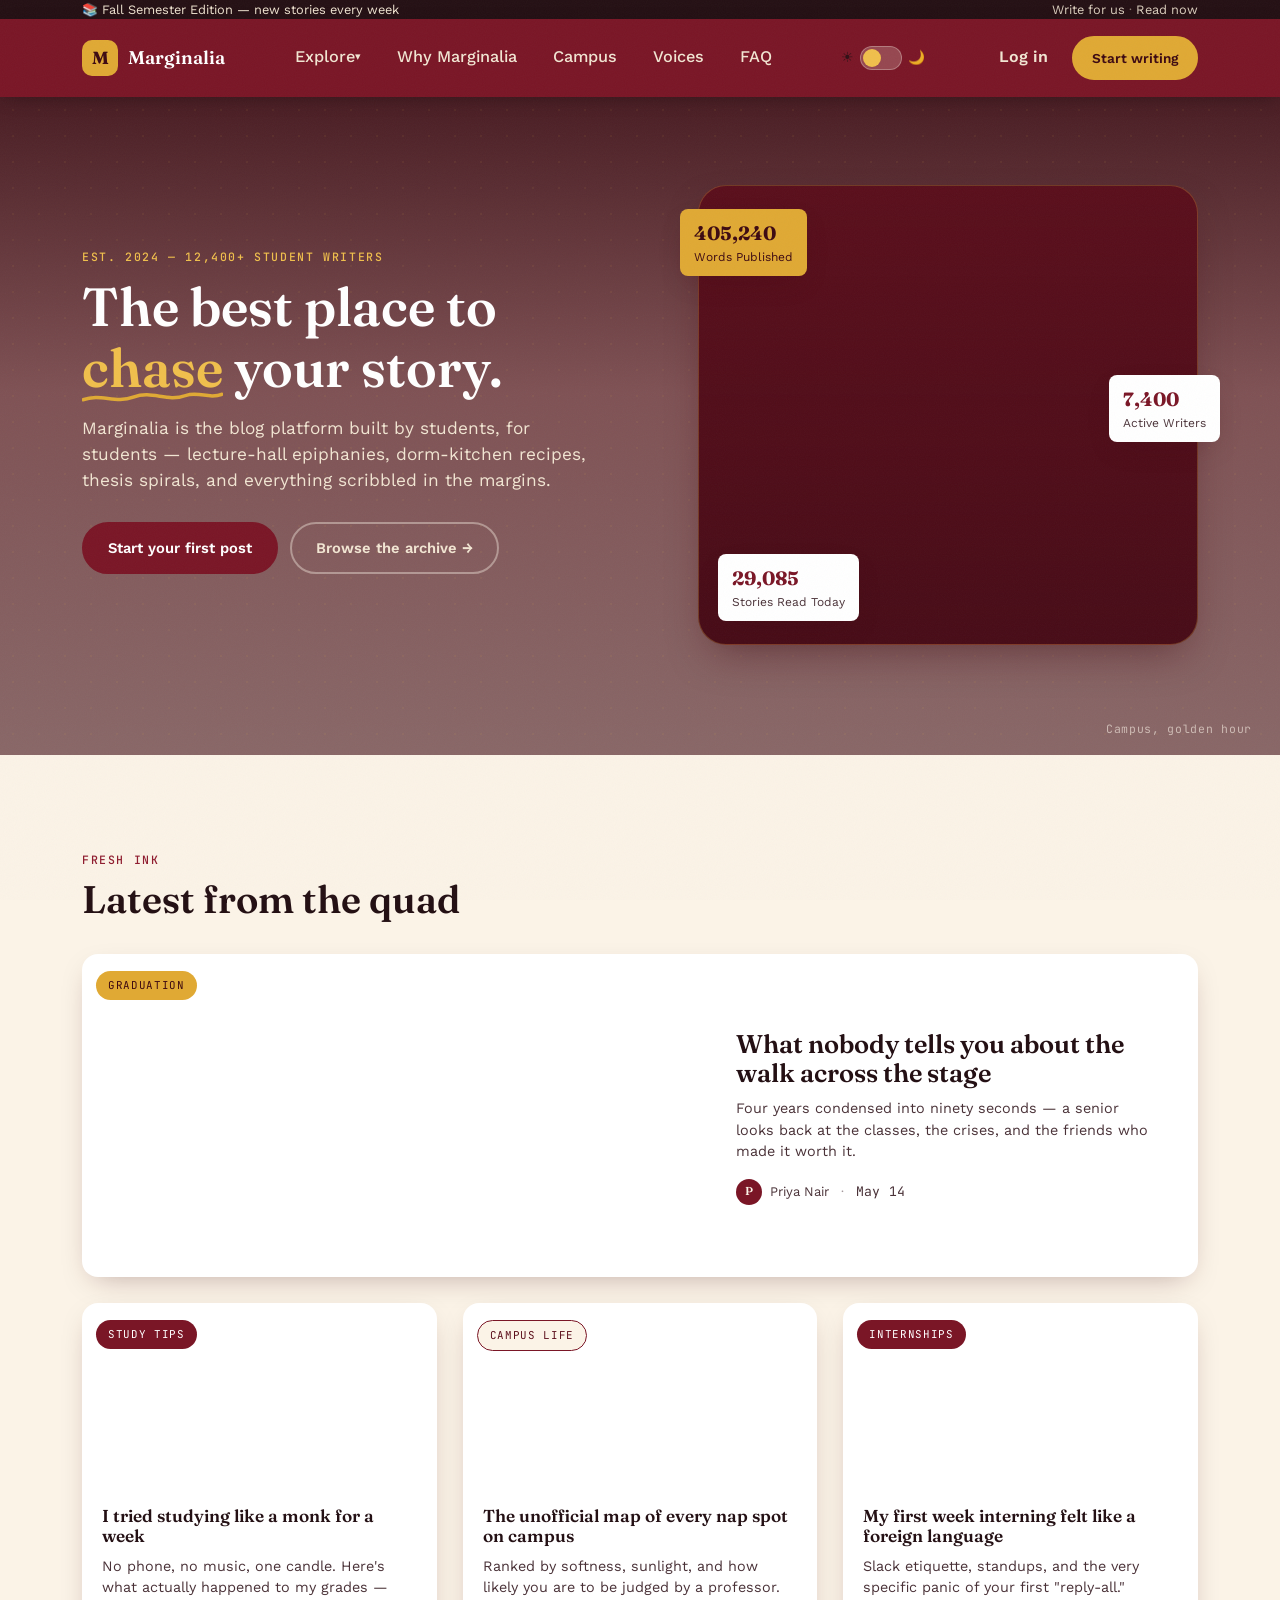
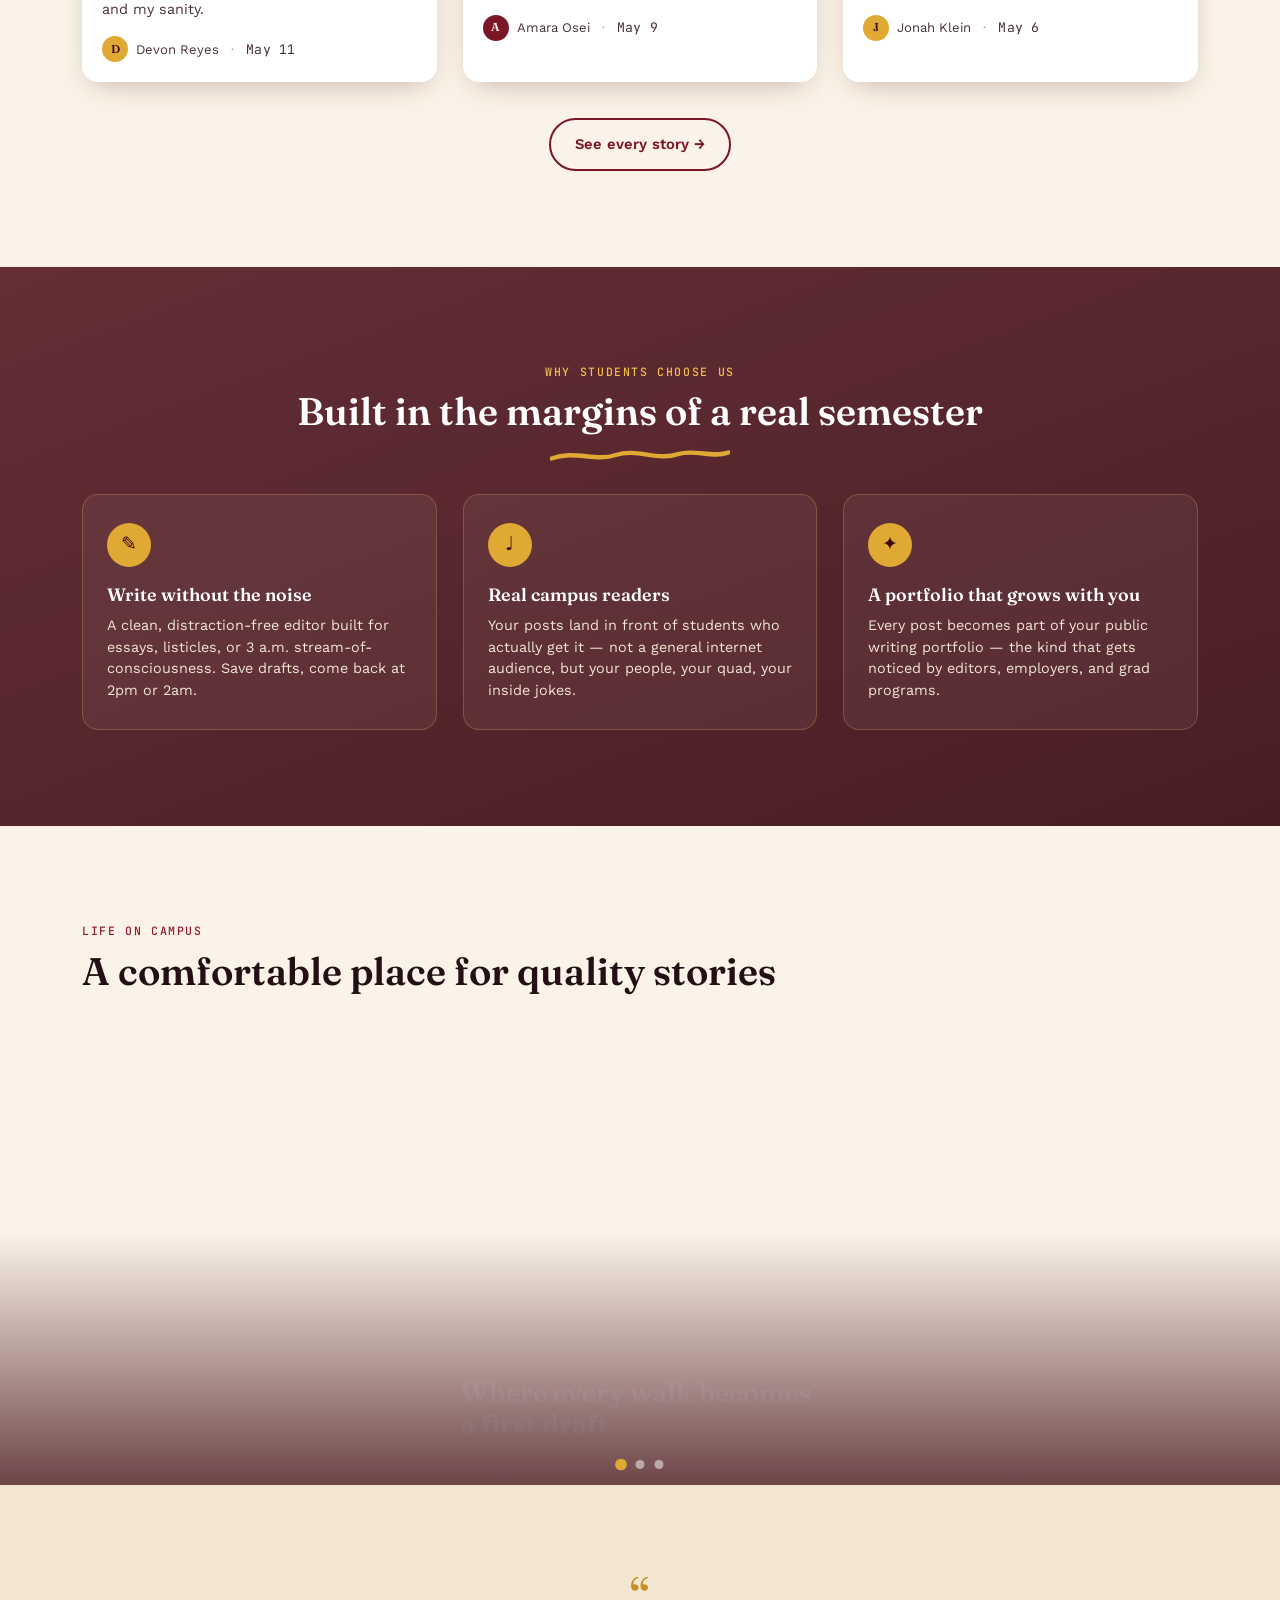
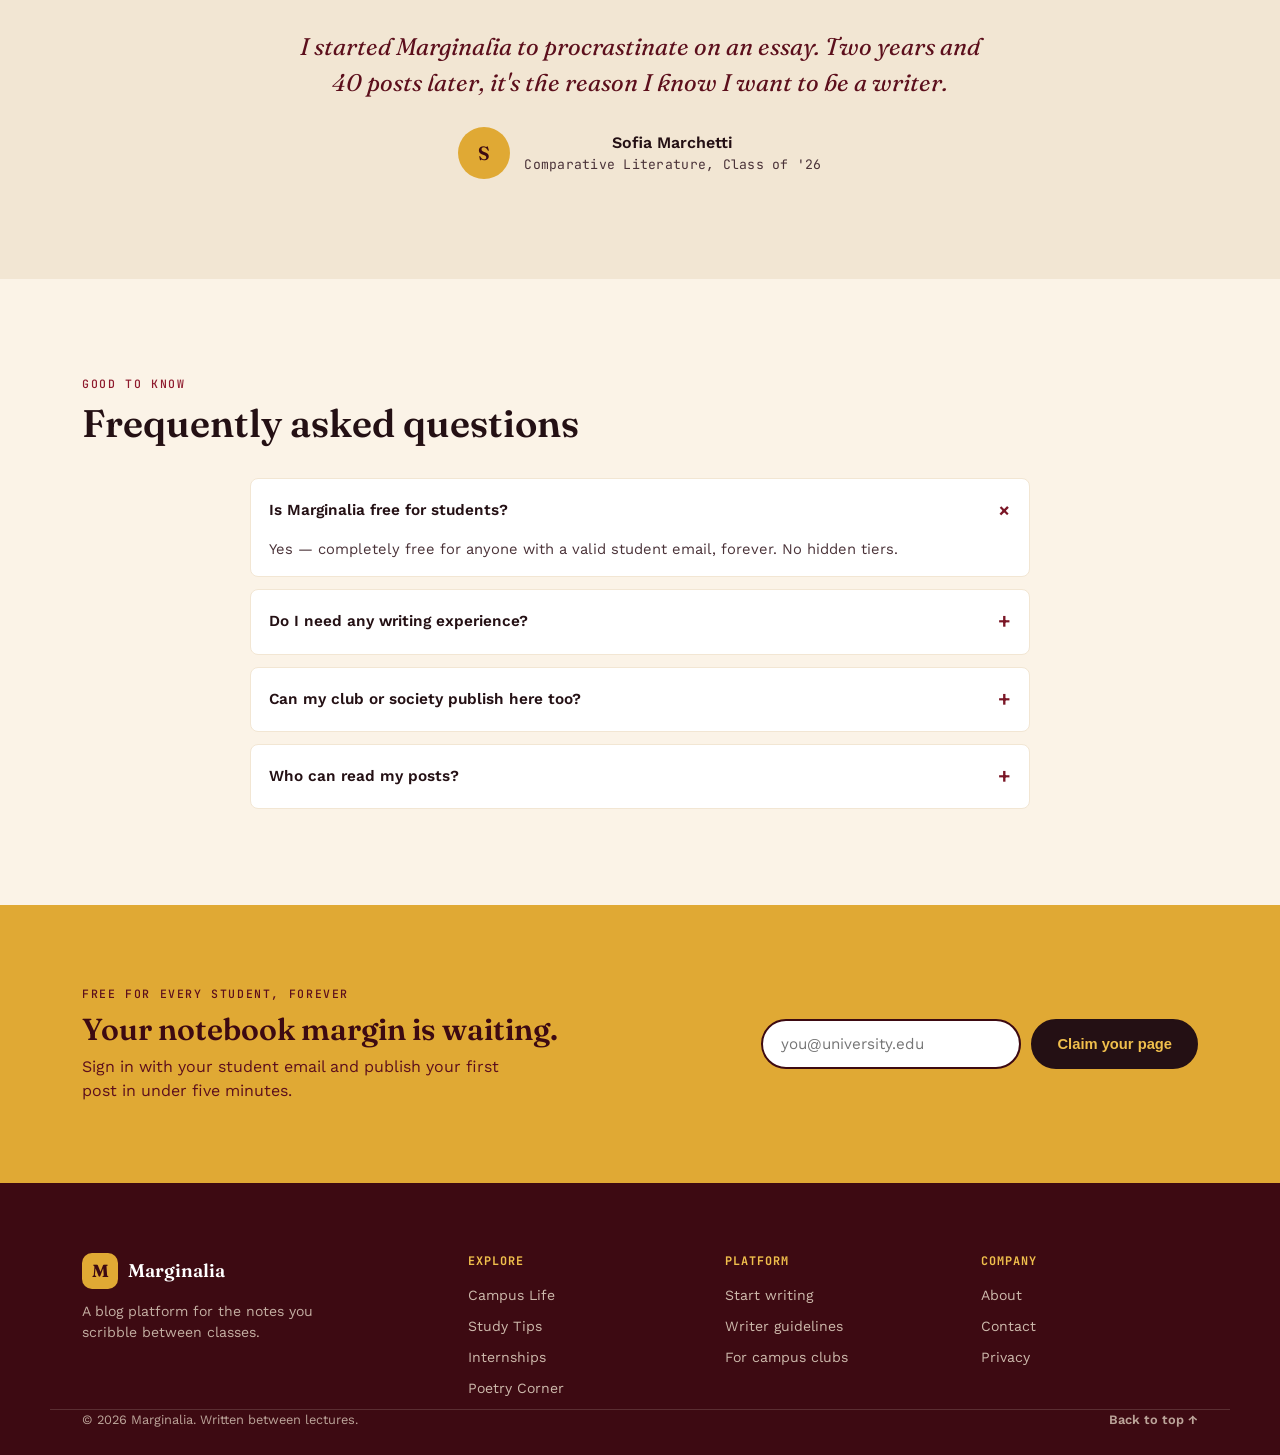
<file: index.html>
<!DOCTYPE html>
<html lang="en">
<head>
<meta charset="UTF-8">
<meta name="viewport" content="width=device-width, initial-scale=1.0">
<title>Marginalia — Student Blog Platform</title>
<link rel="preconnect" href="https://fonts.googleapis.com">
<link rel="preconnect" href="https://fonts.gstatic.com" crossorigin>
<link href="https://fonts.googleapis.com/css2?family=Fraunces:ital,opsz,wght@0,9..144,300;0,9..144,500;0,9..144,600;0,9..144,700;1,9..144,500&family=Work+Sans:wght@400;500;600;700&family=JetBrains+Mono:wght@400;500&display=swap" rel="stylesheet">
<link rel="stylesheet" href="styles.css">
<style>
  /* ---------- Preloader (pure CSS: plays once on load, then fades and
       stops intercepting clicks — no JavaScript needed) ---------- */
  #preloader {
    position: fixed;
    inset: 0;
    z-index: 9999;
    display: flex;
    flex-direction: column;
    align-items: center;
    justify-content: center;
    gap: 14px;
    background: #3a0a14;
    animation: preloaderExit 700ms ease 2.1s forwards;
    pointer-events: auto;
  }

  @keyframes preloaderExit {
    0% { transform: translateY(0); opacity: 1; pointer-events: auto; }
    99% { pointer-events: auto; }
    100% { transform: translateY(-100%); opacity: 0; pointer-events: none; }
  }

  .preloader__mark {
    position: relative;
    font-family: 'Fraunces', serif;
    font-weight: 600;
    font-style: italic;
    font-size: clamp(2.75rem, 7vw, 4.75rem);
    line-height: 1;
    color: #F4E9DC;
    clip-path: circle(0% at 50% 45%);
    animation: preloaderInk 1.15s cubic-bezier(.4,0,.2,1) 0.15s forwards;
  }

  @keyframes preloaderInk {
    to { clip-path: circle(75% at 50% 45%); }
  }

  .preloader__rule {
    width: 150px;
    height: 16px;
    overflow: visible;
  }

  .preloader__rule path {
    fill: none;
    stroke: #C9A24B;
    stroke-width: 2.5;
    stroke-linecap: round;
    stroke-dasharray: 420;
    stroke-dashoffset: 420;
    animation: preloaderDraw 0.85s ease 1.1s forwards;
  }

  @keyframes preloaderDraw {
    to { stroke-dashoffset: 0; }
  }

  .preloader__caption {
    font-family: 'JetBrains Mono', monospace;
    font-size: 0.7rem;
    letter-spacing: 0.14em;
    text-transform: uppercase;
    color: rgba(244, 233, 220, 0.55);
    opacity: 0;
    animation: preloaderFade 0.6s ease 1.35s forwards;
  }

  @keyframes preloaderFade {
    to { opacity: 1; }
  }

  @media (prefers-reduced-motion: reduce) {
    #preloader,
    .preloader__mark,
    .preloader__rule path,
    .preloader__caption {
      animation: none !important;
    }
    #preloader { display: none; }
  }
</style>
</head>
<body>

<div id="preloader" role="status" aria-live="polite">
  <span class="preloader__mark">Marginalia</span>
  <svg class="preloader__rule" viewBox="0 0 300 20" preserveAspectRatio="none" aria-hidden="true">
    <path d="M2 14 C 40 4, 70 20, 110 10 C 150 0, 180 18, 220 8 C 250 1, 270 14, 298 6" />
  </svg>
  <span class="preloader__caption">gathering the margins…</span>
</div>

<div class="topbar">
  <div class="wrap topbar__inner">
    <span>📚 Fall Semester Edition — new stories every week</span>
    <span class="topbar__links"><a href="#join">Write for us</a><span class="dot">·</span><a href="#stories">Read now</a></span>
  </div>
</div>

<header class="masthead" id="top">
  <div class="wrap masthead__inner">
    <a href="#top" class="logo">
      <span class="logo__mark">M</span>
      <span class="logo__text">Marginalia</span>
    </a>

    <label class="theme-switch" aria-label="Toggle dark mode">
      <input type="checkbox" class="theme-check">
      <span class="theme-switch__icon">&#9728;</span>
      <span class="theme-switch__track"><span class="theme-switch__thumb"></span></span>
      <span class="theme-switch__icon">&#127769;</span>
    </label>

    <input type="checkbox" class="nav-check" id="navCheck">
    <label class="nav__toggle" for="navCheck" aria-label="Open menu">
      <span></span><span></span><span></span>
    </label>

    <nav class="nav" id="primaryNav" aria-label="Primary">
      <div class="nav__dropdown">
        <input type="checkbox" class="explore-check" id="exploreCheck">
        <label class="nav__dropdown-btn" for="exploreCheck">Explore <span class="caret">&#9662;</span></label>
        <div class="nav__dropdown-menu" id="exploreMenu">
          <a href="campus-life.html">Campus Life</a>
          <a href="study-tips.html">Study Tips</a>
          <a href="internships.html">Internships</a>
          <a href="poetry-corner.html">Poetry Corner</a>
        </div>
      </div>
      <a href="#why">Why Marginalia</a>
      <a href="#gallery">Campus</a>
      <a href="#voices">Voices</a>
      <a href="#faq">FAQ</a>
      <div class="nav__actions-mobile">
        <a href="login.html" class="link-btn">Log in</a>
        <a href="signup.html" class="btn btn--small">Start writing</a>
      </div>
    </nav>
    <label class="nav-scrim" for="navCheck" aria-hidden="true"></label>

    <div class="masthead__actions">
      <a href="login.html" class="link-btn">Log in</a>
      <a href="signup.html" class="btn btn--small">Start writing</a>
    </div>
  </div>
</header>

<section class="hero">
  <div class="wrap hero__inner">
    <div class="hero__copy">
      <p class="eyebrow">Est. 2024 — 12,400+ student writers</p>
      <h1 class="hero__title">
        The best place to
        <span class="underline-wrap">chase<svg class="squiggle" viewBox="0 0 300 20" preserveAspectRatio="none" aria-hidden="true"><path d="M2 14 C 40 4, 70 20, 110 10 C 150 0, 180 18, 220 8 C 250 1, 270 14, 298 6" /></svg></span>
        your story.
      </h1>
      <p class="hero__sub">Marginalia is the blog platform built by students, for students — lecture-hall epiphanies, dorm-kitchen recipes, thesis spirals, and everything scribbled in the margins.</p>
      <div class="hero__ctas">
        <a href="#join" class="btn">Start your first post</a>
        <a href="#stories" class="btn btn--ghost">Browse the archive &#8594;</a>
      </div>
    </div>

    <div class="hero__visual">
      <div class="photo-card photo-card--main" style="background-image:linear-gradient(180deg, rgba(58,10,20,0.05), rgba(58,10,20,0.6)), url('https://images.unsplash.com/photo-1775229106888-dca42d0c9f4f?auto=format&fit=crop&w=1000&q=80');">
        <span class="badge badge--pop1"><strong>405,240</strong>Words Published</span>
        <span class="badge badge--pop2"><strong>7,400</strong>Active Writers</span>
        <span class="badge badge--pop3"><strong>29,085</strong>Stories Read Today</span>
      </div>
    </div>
  </div>
  <span class="hero__credit">Campus, golden hour</span>
</section>


<section class="stories" id="stories">
  <div class="wrap">
    <div class="section-head">
      <p class="eyebrow">Fresh Ink</p>
      <h2>Latest from the quad</h2>
    </div>

    <div class="stories__grid">
      <article class="card card--feature">
        <div class="card__image" style="background-image:url('https://images.unsplash.com/photo-1729799959058-bda08177a84c?auto=format&fit=crop&w=1200&q=80');">
          <span class="category category--gold">Graduation</span>
        </div>
        <div class="card__body">
          <h3>What nobody tells you about the walk across the stage</h3>
          <p>Four years condensed into ninety seconds — a senior looks back at the classes, the crises, and the friends who made it worth it.</p>
          <div class="byline">
            <span class="byline__avatar">P</span>
            <span>Priya Nair</span><span class="dot">·</span><span class="mono">May 14</span>
          </div>
        </div>
      </article>

      <article class="card">
        <div class="card__image" style="background-image:url('https://images.unsplash.com/photo-1754607812143-12d421b1db11?auto=format&fit=crop&w=800&q=80');">
          <span class="category">Study Tips</span>
        </div>
        <div class="card__body">
          <h3>I tried studying like a monk for a week</h3>
          <p>No phone, no music, one candle. Here's what actually happened to my grades — and my sanity.</p>
          <div class="byline"><span class="byline__avatar byline__avatar--gold">D</span><span>Devon Reyes</span><span class="dot">·</span><span class="mono">May 11</span></div>
        </div>
      </article>

      <article class="card">
        <div class="card__image" style="background-image:url('https://images.unsplash.com/photo-1527891751199-7225231a68dd?auto=format&fit=crop&w=800&q=80');">
          <span class="category category--cream">Campus Life</span>
        </div>
        <div class="card__body">
          <h3>The unofficial map of every nap spot on campus</h3>
          <p>Ranked by softness, sunlight, and how likely you are to be judged by a professor.</p>
          <div class="byline"><span class="byline__avatar">A</span><span>Amara Osei</span><span class="dot">·</span><span class="mono">May 9</span></div>
        </div>
      </article>

      <article class="card">
        <div class="card__image" style="background-image:url('https://images.unsplash.com/photo-1643148636630-0b0fb138fc74?auto=format&fit=crop&w=800&q=80');">
          <span class="category">Internships</span>
        </div>
        <div class="card__body">
          <h3>My first week interning felt like a foreign language</h3>
          <p>Slack etiquette, standups, and the very specific panic of your first "reply-all."</p>
          <div class="byline"><span class="byline__avatar byline__avatar--gold">J</span><span>Jonah Klein</span><span class="dot">·</span><span class="mono">May 6</span></div>
        </div>
      </article>
    </div>

    <div class="stories__more">
      <a href="#" class="btn btn--ghost">See every story &#8594;</a>
    </div>
  </div>
</section>

<section class="why" id="why">
  <div class="wrap">
    <div class="section-head section-head--center section-head--light">
      <p class="eyebrow eyebrow--light">Why students choose us</p>
      <h2>Built in the margins of a real semester<svg class="squiggle squiggle--center" viewBox="0 0 260 16" preserveAspectRatio="none" aria-hidden="true"><path d="M2 12 C 35 2, 65 16, 95 8 C 125 0, 155 15, 185 7 C 210 1, 235 12, 258 5" /></svg></h2>
    </div>

    <div class="why__grid">
      <div class="why__card">
        <div class="why__icon">&#9998;</div>
        <h3>Write without the noise</h3>
        <p>A clean, distraction-free editor built for essays, listicles, or 3 a.m. stream-of-consciousness. Save drafts, come back at 2pm or 2am.</p>
      </div>
      <div class="why__card">
        <div class="why__icon">&#9833;</div>
        <h3>Real campus readers</h3>
        <p>Your posts land in front of students who actually get it — not a general internet audience, but your people, your quad, your inside jokes.</p>
      </div>
      <div class="why__card">
        <div class="why__icon">&#10022;</div>
        <h3>A portfolio that grows with you</h3>
        <p>Every post becomes part of your public writing portfolio — the kind that gets noticed by editors, employers, and grad programs.</p>
      </div>
    </div>
  </div>
</section>

<section class="gallery" id="gallery">
  <div class="wrap">
    <div class="section-head">
      <p class="eyebrow">Life on Campus</p>
      <h2>A comfortable place for quality stories</h2>
    </div>
  </div>

  <div class="carousel">
    <input type="radio" name="slide" id="slide1" class="carousel__radio" checked>
    <input type="radio" name="slide" id="slide2" class="carousel__radio">
    <input type="radio" name="slide" id="slide3" class="carousel__radio">

    <div class="carousel__track">
      <div class="carousel__slide" style="background-image:url('https://images.unsplash.com/photo-1729799959058-bda08177a84c?auto=format&fit=crop&w=1400&q=80');">
        <div class="wrap carousel__caption"><h3>Where every walk becomes a first draft</h3></div>
      </div>
      <div class="carousel__slide" style="background-image:url('https://images.unsplash.com/photo-1754607812143-12d421b1db11?auto=format&fit=crop&w=1400&q=80');">
        <div class="wrap carousel__caption"><h3>Lecture halls full of half-written headlines</h3></div>
      </div>
      <div class="carousel__slide" style="background-image:url('https://images.unsplash.com/photo-1775229106888-dca42d0c9f4f?auto=format&fit=crop&w=1400&q=80');">
        <div class="wrap carousel__caption"><h3>The library — still the best writers' room</h3></div>
      </div>
    </div>

    <div class="carousel__dots">
      <label for="slide1" class="carousel__dot" aria-label="Slide 1"></label>
      <label for="slide2" class="carousel__dot" aria-label="Slide 2"></label>
      <label for="slide3" class="carousel__dot" aria-label="Slide 3"></label>
    </div>
  </div>
</section>

<section class="quote-section" id="voices">
  <div class="wrap quote-section__inner">
    <span class="quote-mark" aria-hidden="true">&#8220;</span>
    <p class="quote-text">I started Marginalia to procrastinate on an essay. Two years and 40 posts later, it's the reason I know I want to be a writer.</p>
    <div class="quote-attrib">
      <span class="byline__avatar byline__avatar--lg byline__avatar--gold">S</span>
      <div>
        <p class="quote-name">Sofia Marchetti</p>
        <p class="mono quote-role">Comparative Literature, Class of '26</p>
      </div>
    </div>
  </div>
</section>

<section class="faq" id="faq">
  <div class="wrap">
    <div class="section-head">
      <p class="eyebrow">Good to know</p>
      <h2>Frequently asked questions</h2>
    </div>
    <div class="faq__list">
      <details class="faq__item" open>
        <summary>Is Marginalia free for students?</summary>
        <p>Yes — completely free for anyone with a valid student email, forever. No hidden tiers.</p>
      </details>
      <details class="faq__item">
        <summary>Do I need any writing experience?</summary>
        <p>Not at all. Half our most-read writers published their very first piece of writing here.</p>
      </details>
      <details class="faq__item">
        <summary>Can my club or society publish here too?</summary>
        <p>Absolutely — clubs get a shared page where every member can contribute posts under one banner.</p>
      </details>
      <details class="faq__item">
        <summary>Who can read my posts?</summary>
        <p>You choose: publish campus-only, or make it public to the entire Marginalia network.</p>
      </details>
    </div>
  </div>
</section>

<section class="cta" id="join">
  <div class="wrap cta__inner">
    <div>
      <p class="eyebrow eyebrow--dark">Free for every student, forever</p>
      <h2>Your notebook margin is waiting.</h2>
      <p class="cta__sub">Sign in with your student email and publish your first post in under five minutes.</p>
    </div>
    <form class="cta__form">
      <input type="email" placeholder="you@university.edu" aria-label="Student email" required>
      <button type="submit" class="btn btn--dark">Claim your page</button>
    </form>
  </div>
</section>

<footer class="footer">
  <div class="wrap footer__inner">
    <div class="footer__brand">
      <a href="#top" class="logo logo--footer">
        <span class="logo__mark">M</span>
        <span class="logo__text">Marginalia</span>
      </a>
      <p>A blog platform for the notes you scribble between classes.</p>
    </div>
    <div class="footer__col">
      <h4>Explore</h4>
      <a href="campus-life.html">Campus Life</a>
      <a href="study-tips.html">Study Tips</a>
      <a href="internships.html">Internships</a>
      <a href="poetry-corner.html">Poetry Corner</a>
    </div>
    <div class="footer__col">
      <h4>Platform</h4>
      <a href="signup.html">Start writing</a>
      <a href="#">Writer guidelines</a>
      <a href="#">For campus clubs</a>
    </div>
    <div class="footer__col">
      <h4>Company</h4>
      <a href="about.html">About</a>
      <a href="contact.html">Contact</a>
      <a href="privacy.html">Privacy</a>
    </div>
  </div>
  <div class="wrap footer__bottom">
    <p>© 2026 Marginalia. Written between lectures.</p>
    <a href="#top" class="back-to-top">Back to top &#8593;</a>
  </div>
</footer>

</body>
</html>
</file>
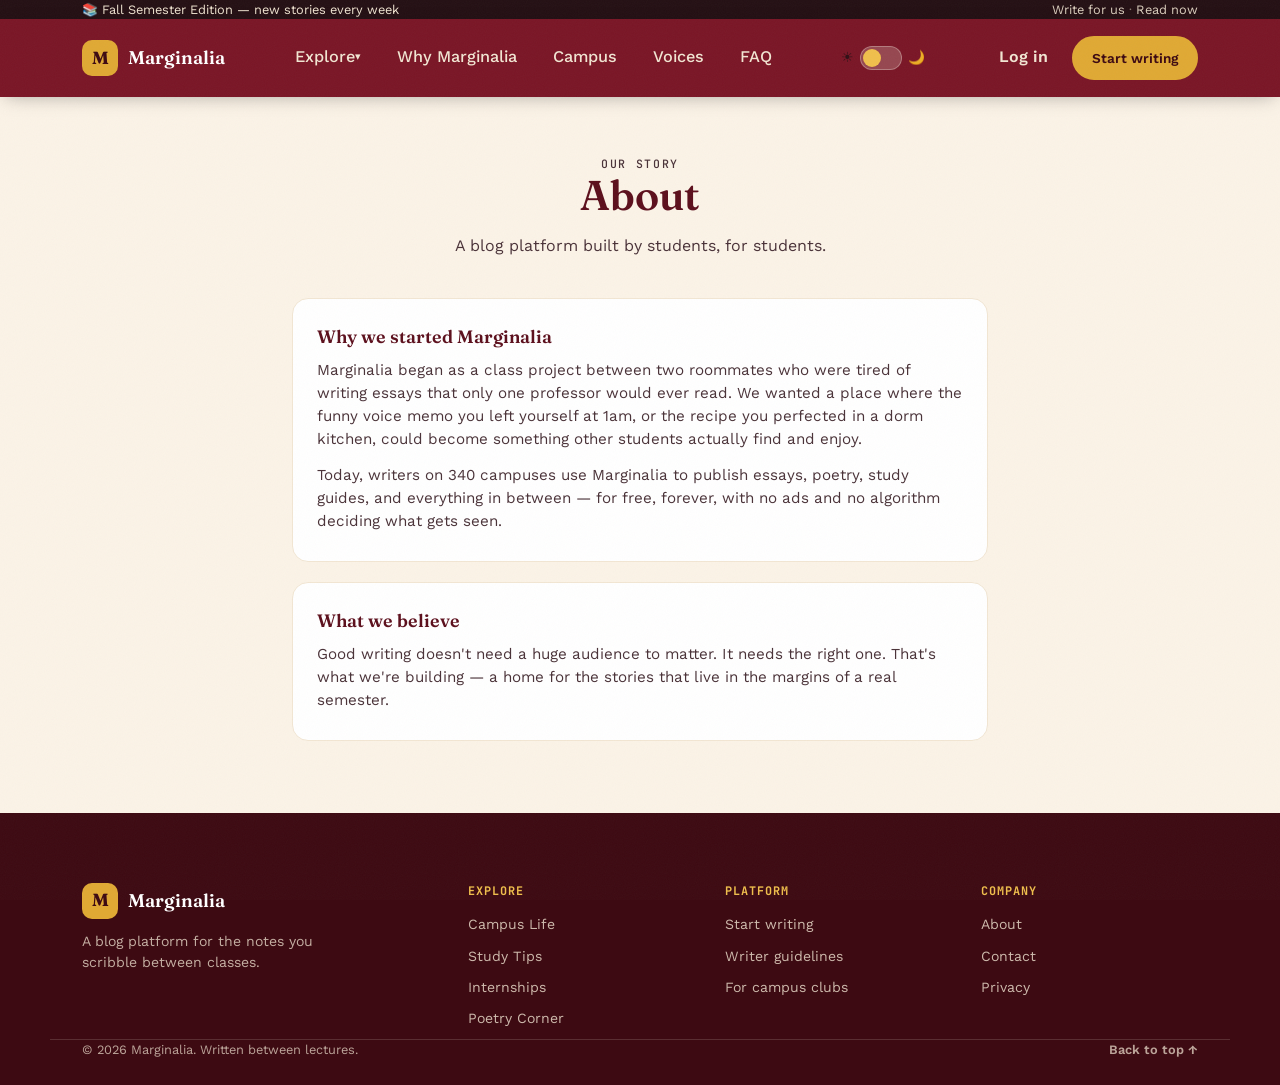
<file: about.html>
<!DOCTYPE html>
<html lang="en">
<head>
<meta charset="UTF-8">
<meta name="viewport" content="width=device-width, initial-scale=1.0">
<title>About — Marginalia</title>
<link rel="preconnect" href="https://fonts.googleapis.com">
<link rel="preconnect" href="https://fonts.gstatic.com" crossorigin>
<link href="https://fonts.googleapis.com/css2?family=Fraunces:ital,opsz,wght@0,9..144,300;0,9..144,500;0,9..144,600;0,9..144,700;1,9..144,500&family=Work+Sans:wght@400;500;600;700&family=JetBrains+Mono:wght@400;500&display=swap" rel="stylesheet">
<link rel="stylesheet" href="styles.css">
</head>
<body>

<div class="topbar">
  <div class="wrap topbar__inner">
    <span>📚 Fall Semester Edition — new stories every week</span>
    <span class="topbar__links"><a href="index.html#join">Write for us</a><span class="dot">·</span><a href="index.html#stories">Read now</a></span>
  </div>
</div>

<header class="masthead" id="top">
  <div class="wrap masthead__inner">
    <a href="index.html" class="logo">
      <span class="logo__mark">M</span>
      <span class="logo__text">Marginalia</span>
    </a>

    <label class="theme-switch" aria-label="Toggle dark mode">
      <input type="checkbox" class="theme-check">
      <span class="theme-switch__icon">&#9728;</span>
      <span class="theme-switch__track"><span class="theme-switch__thumb"></span></span>
      <span class="theme-switch__icon">&#127769;</span>
    </label>

    <input type="checkbox" class="nav-check" id="navCheck">
    <label class="nav__toggle" for="navCheck" aria-label="Open menu">
      <span></span><span></span><span></span>
    </label>

    <nav class="nav" id="primaryNav" aria-label="Primary">
      <div class="nav__dropdown">
        <input type="checkbox" class="explore-check" id="exploreCheck">
        <label class="nav__dropdown-btn" for="exploreCheck">Explore <span class="caret">&#9662;</span></label>
        <div class="nav__dropdown-menu" id="exploreMenu">
          <a href="campus-life.html">Campus Life</a>
          <a href="study-tips.html">Study Tips</a>
          <a href="internships.html">Internships</a>
          <a href="poetry-corner.html">Poetry Corner</a>
        </div>
      </div>
      <a href="index.html#why">Why Marginalia</a>
      <a href="index.html#gallery">Campus</a>
      <a href="index.html#voices">Voices</a>
      <a href="index.html#faq">FAQ</a>
      <div class="nav__actions-mobile">
        <a href="login.html" class="link-btn">Log in</a>
        <a href="signup.html" class="btn btn--small">Start writing</a>
      </div>
    </nav>
    <label class="nav-scrim" for="navCheck" aria-hidden="true"></label>

    <div class="masthead__actions">
      <a href="login.html" class="link-btn">Log in</a>
      <a href="signup.html" class="btn btn--small">Start writing</a>
    </div>
  </div>
</header>

<section class="page-header">
  <div class="wrap">
    <p class="eyebrow">Our story</p>
    <h1>About</h1>
    <p>A blog platform built by students, for students.</p>
  </div>
</section>

<section class="category-page">
  <div class="wrap" style="max-width:760px;">
    <div class="why__card" style="background:var(--white); border:1px solid var(--cream-dark); margin-bottom:20px;">
      <h3 style="color:var(--maroon-800); margin-bottom:12px;">Why we started Marginalia</h3>
      <p style="color:var(--ink-soft); font-size:0.95rem; margin-bottom:14px;">Marginalia began as a class project between two roommates who were tired of writing essays that only one professor would ever read. We wanted a place where the funny voice memo you left yourself at 1am, or the recipe you perfected in a dorm kitchen, could become something other students actually find and enjoy.</p>
      <p style="color:var(--ink-soft); font-size:0.95rem;">Today, writers on 340 campuses use Marginalia to publish essays, poetry, study guides, and everything in between — for free, forever, with no ads and no algorithm deciding what gets seen.</p>
    </div>
    <div class="why__card" style="background:var(--white); border:1px solid var(--cream-dark);">
      <h3 style="color:var(--maroon-800); margin-bottom:12px;">What we believe</h3>
      <p style="color:var(--ink-soft); font-size:0.95rem;">Good writing doesn't need a huge audience to matter. It needs the right one. That's what we're building — a home for the stories that live in the margins of a real semester.</p>
    </div>
  </div>
</section>

<footer class="footer">
  <div class="wrap footer__inner">
    <div class="footer__brand">
      <a href="index.html" class="logo logo--footer">
        <span class="logo__mark">M</span>
        <span class="logo__text">Marginalia</span>
      </a>
      <p>A blog platform for the notes you scribble between classes.</p>
    </div>
    <div class="footer__col">
      <h4>Explore</h4>
      <a href="campus-life.html">Campus Life</a>
      <a href="study-tips.html">Study Tips</a>
      <a href="internships.html">Internships</a>
      <a href="poetry-corner.html">Poetry Corner</a>
    </div>
    <div class="footer__col">
      <h4>Platform</h4>
      <a href="signup.html">Start writing</a>
      <a href="#">Writer guidelines</a>
      <a href="#">For campus clubs</a>
    </div>
    <div class="footer__col">
      <h4>Company</h4>
      <a href="about.html">About</a>
      <a href="contact.html">Contact</a>
      <a href="privacy.html">Privacy</a>
    </div>
  </div>
  <div class="wrap footer__bottom">
    <p>© 2026 Marginalia. Written between lectures.</p>
    <a href="#top" class="back-to-top">Back to top &#8593;</a>
  </div>
</footer>

</body>
</html>
</file>
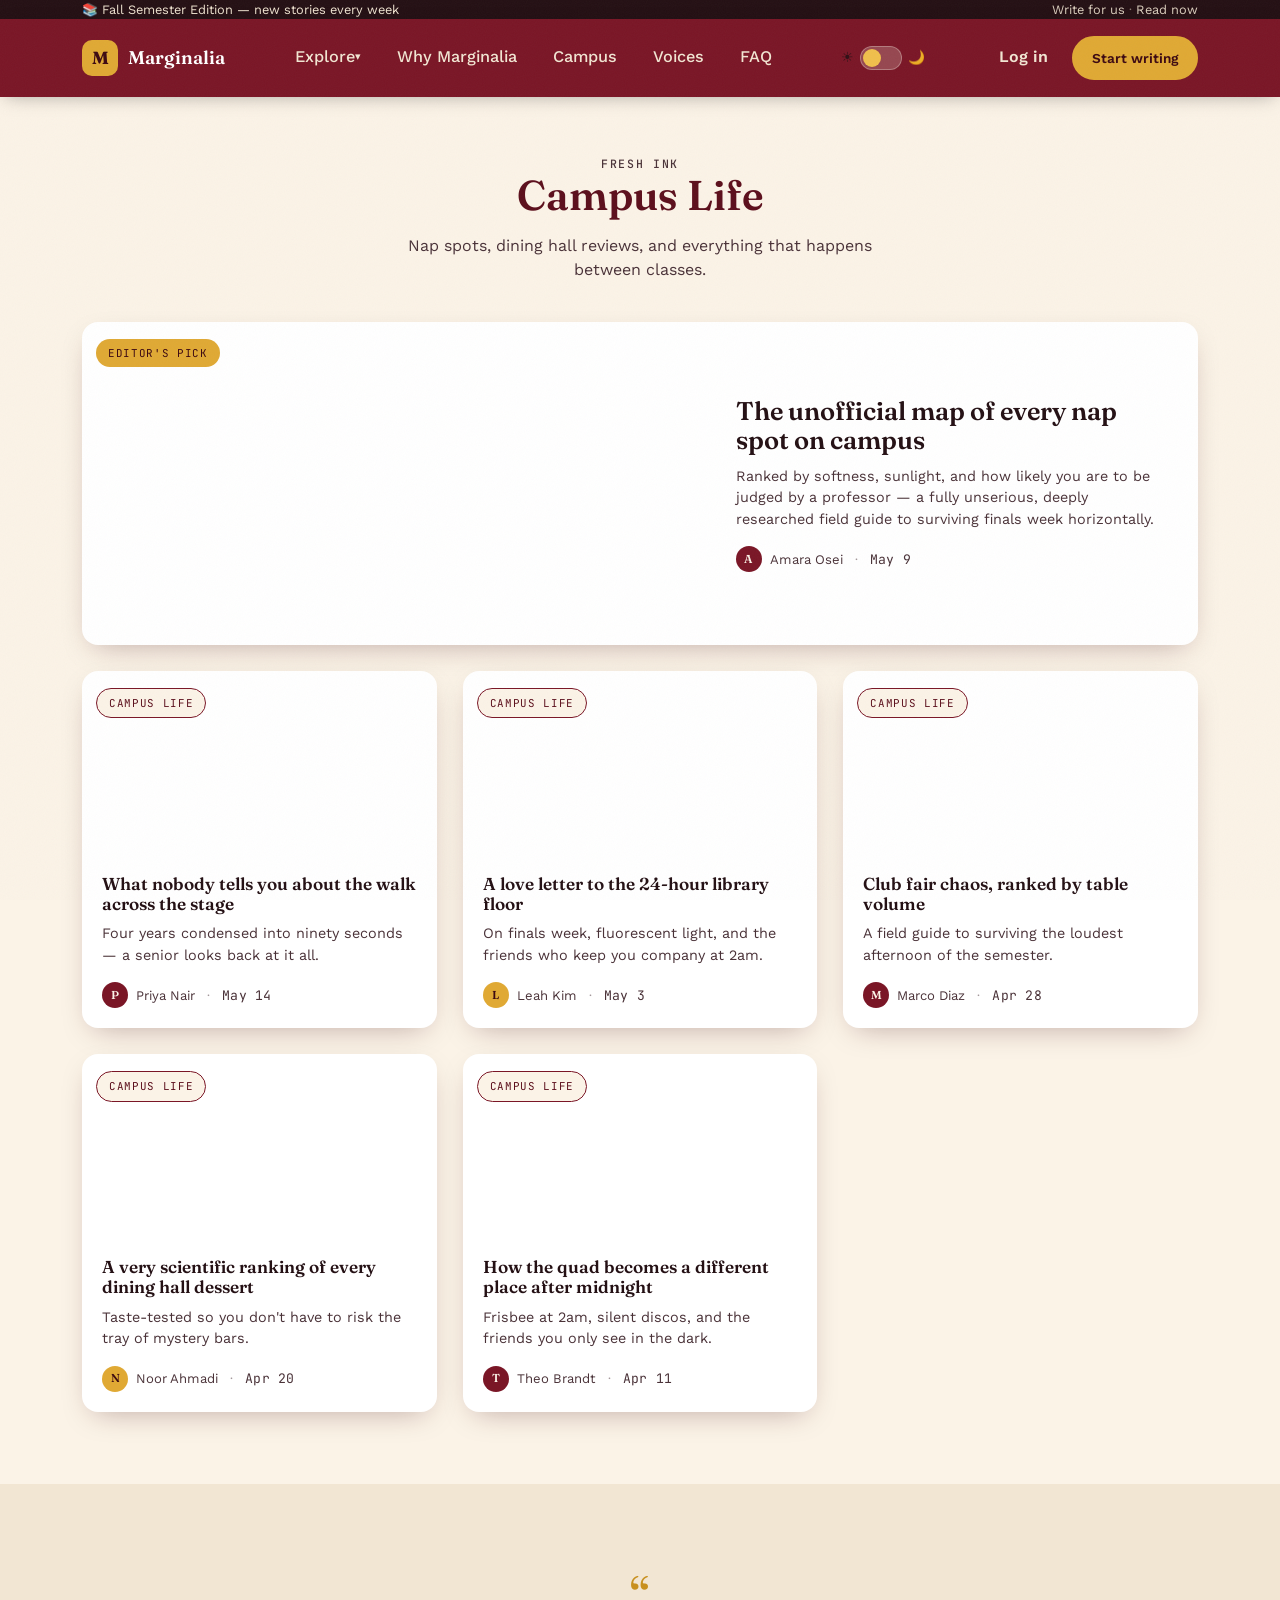
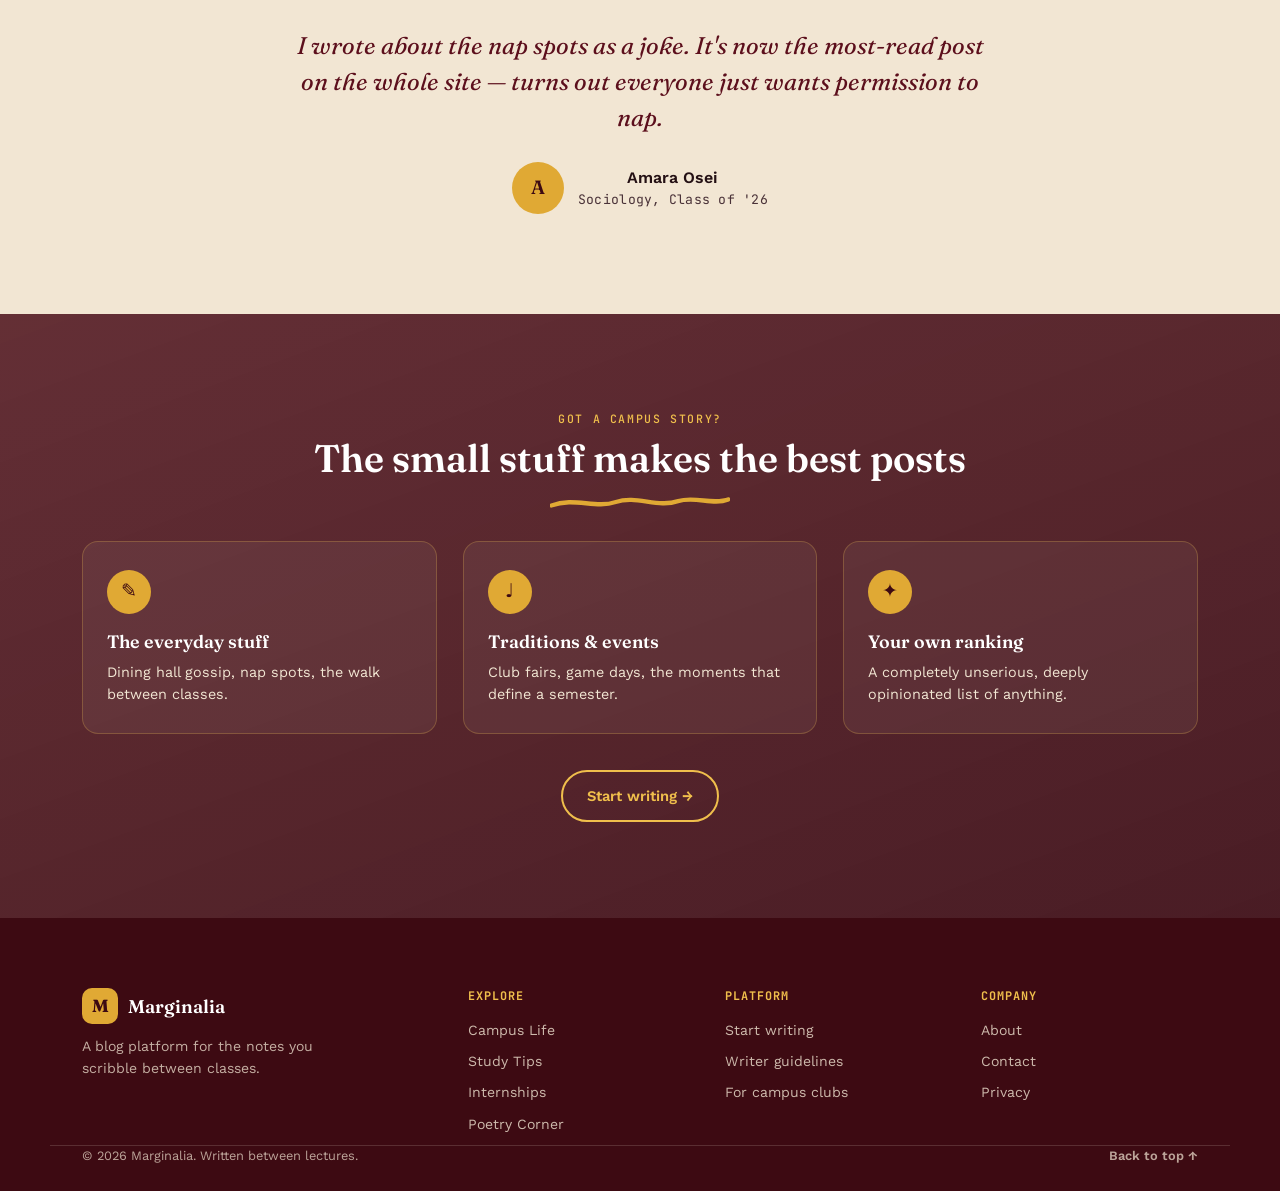
<file: campus-life.html>
<!DOCTYPE html>
<html lang="en">
<head>
<meta charset="UTF-8">
<meta name="viewport" content="width=device-width, initial-scale=1.0">
<title>Campus Life — Marginalia</title>
<link rel="preconnect" href="https://fonts.googleapis.com">
<link rel="preconnect" href="https://fonts.gstatic.com" crossorigin>
<link href="https://fonts.googleapis.com/css2?family=Fraunces:ital,opsz,wght@0,9..144,300;0,9..144,500;0,9..144,600;0,9..144,700;1,9..144,500&family=Work+Sans:wght@400;500;600;700&family=JetBrains+Mono:wght@400;500&display=swap" rel="stylesheet">
<link rel="stylesheet" href="styles.css">
</head>
<body>

<div class="topbar">
  <div class="wrap topbar__inner">
    <span>📚 Fall Semester Edition — new stories every week</span>
    <span class="topbar__links"><a href="index.html#join">Write for us</a><span class="dot">·</span><a href="index.html#stories">Read now</a></span>
  </div>
</div>

<header class="masthead" id="top">
  <div class="wrap masthead__inner">
    <a href="index.html" class="logo">
      <span class="logo__mark">M</span>
      <span class="logo__text">Marginalia</span>
    </a>

    <label class="theme-switch" aria-label="Toggle dark mode">
      <input type="checkbox" class="theme-check">
      <span class="theme-switch__icon">&#9728;</span>
      <span class="theme-switch__track"><span class="theme-switch__thumb"></span></span>
      <span class="theme-switch__icon">&#127769;</span>
    </label>

    <input type="checkbox" class="nav-check" id="navCheck">
    <label class="nav__toggle" for="navCheck" aria-label="Open menu">
      <span></span><span></span><span></span>
    </label>

    <nav class="nav" id="primaryNav" aria-label="Primary">
      <div class="nav__dropdown">
        <input type="checkbox" class="explore-check" id="exploreCheck">
        <label class="nav__dropdown-btn" for="exploreCheck">Explore <span class="caret">&#9662;</span></label>
        <div class="nav__dropdown-menu" id="exploreMenu">
          <a href="campus-life.html">Campus Life</a>
          <a href="study-tips.html">Study Tips</a>
          <a href="internships.html">Internships</a>
          <a href="poetry-corner.html">Poetry Corner</a>
        </div>
      </div>
      <a href="index.html#why">Why Marginalia</a>
      <a href="index.html#gallery">Campus</a>
      <a href="index.html#voices">Voices</a>
      <a href="index.html#faq">FAQ</a>
      <div class="nav__actions-mobile">
        <a href="login.html" class="link-btn">Log in</a>
        <a href="signup.html" class="btn btn--small">Start writing</a>
      </div>
    </nav>
    <label class="nav-scrim" for="navCheck" aria-hidden="true"></label>

    <div class="masthead__actions">
      <a href="login.html" class="link-btn">Log in</a>
      <a href="signup.html" class="btn btn--small">Start writing</a>
    </div>
  </div>
</header>

<section class="page-header">
  <div class="wrap">
    <p class="eyebrow">Fresh Ink</p>
    <h1>Campus Life</h1>
    <p>Nap spots, dining hall reviews, and everything that happens between classes.</p>
  </div>
</section>

<section class="category-page">
  <div class="wrap">
    <div class="stories__grid">
      <article class="card card--feature">
        <div class="card__image" style="background-image:url('https://images.unsplash.com/photo-1527891751199-7225231a68dd?auto=format&fit=crop&w=1200&q=80');">
          <span class="category category--gold">Editor's Pick</span>
        </div>
        <div class="card__body">
          <h3>The unofficial map of every nap spot on campus</h3>
          <p>Ranked by softness, sunlight, and how likely you are to be judged by a professor — a fully unserious, deeply researched field guide to surviving finals week horizontally.</p>
          <div class="byline"><span class="byline__avatar">A</span><span>Amara Osei</span><span class="dot">·</span><span class="mono">May 9</span></div>
        </div>
      </article>
      <article class="card">
        <div class="card__image" style="background-image:url('https://images.unsplash.com/photo-1729799959058-bda08177a84c?auto=format&fit=crop&w=800&q=80');">
          <span class="category category--cream">Campus Life</span>
        </div>
        <div class="card__body">
          <h3>What nobody tells you about the walk across the stage</h3>
          <p>Four years condensed into ninety seconds — a senior looks back at it all.</p>
          <div class="byline"><span class="byline__avatar">P</span><span>Priya Nair</span><span class="dot">·</span><span class="mono">May 14</span></div>
        </div>
      </article>
      <article class="card">
        <div class="card__image" style="background-image:url('https://images.unsplash.com/photo-1676278746065-487aa8848410?auto=format&fit=crop&w=800&q=80');">
          <span class="category category--cream">Campus Life</span>
        </div>
        <div class="card__body">
          <h3>A love letter to the 24-hour library floor</h3>
          <p>On finals week, fluorescent light, and the friends who keep you company at 2am.</p>
          <div class="byline"><span class="byline__avatar byline__avatar--gold">L</span><span>Leah Kim</span><span class="dot">·</span><span class="mono">May 3</span></div>
        </div>
      </article>
      <article class="card">
        <div class="card__image" style="background-image:url('https://images.unsplash.com/photo-1754607812143-12d421b1db11?auto=format&fit=crop&w=800&q=80');">
          <span class="category category--cream">Campus Life</span>
        </div>
        <div class="card__body">
          <h3>Club fair chaos, ranked by table volume</h3>
          <p>A field guide to surviving the loudest afternoon of the semester.</p>
          <div class="byline"><span class="byline__avatar">M</span><span>Marco Diaz</span><span class="dot">·</span><span class="mono">Apr 28</span></div>
        </div>
      </article>
      <article class="card">
        <div class="card__image" style="background-image:url('https://images.unsplash.com/photo-1775229106888-dca42d0c9f4f?auto=format&fit=crop&w=800&q=80');">
          <span class="category category--cream">Campus Life</span>
        </div>
        <div class="card__body">
          <h3>A very scientific ranking of every dining hall dessert</h3>
          <p>Taste-tested so you don't have to risk the tray of mystery bars.</p>
          <div class="byline"><span class="byline__avatar byline__avatar--gold">N</span><span>Noor Ahmadi</span><span class="dot">·</span><span class="mono">Apr 20</span></div>
        </div>
      </article>
      <article class="card">
        <div class="card__image" style="background-image:url('https://images.unsplash.com/photo-1643148636630-0b0fb138fc74?auto=format&fit=crop&w=800&q=80');">
          <span class="category category--cream">Campus Life</span>
        </div>
        <div class="card__body">
          <h3>How the quad becomes a different place after midnight</h3>
          <p>Frisbee at 2am, silent discos, and the friends you only see in the dark.</p>
          <div class="byline"><span class="byline__avatar">T</span><span>Theo Brandt</span><span class="dot">·</span><span class="mono">Apr 11</span></div>
        </div>
      </article>
    </div>
  </div>
</section>

<section class="quote-section">
  <div class="wrap quote-section__inner">
    <span class="quote-mark" aria-hidden="true">&#8220;</span>
    <p class="quote-text">I wrote about the nap spots as a joke. It's now the most-read post on the whole site — turns out everyone just wants permission to nap.</p>
    <div class="quote-attrib">
      <span class="byline__avatar byline__avatar--lg byline__avatar--gold">A</span>
      <div>
        <p class="quote-name">Amara Osei</p>
        <p class="mono quote-role">Sociology, Class of '26</p>
      </div>
    </div>
  </div>
</section>

<section class="why">
  <div class="wrap">
    <div class="section-head section-head--center section-head--light">
      <p class="eyebrow eyebrow--light">Got a campus story?</p>
      <h2>The small stuff makes the best posts<svg class="squiggle squiggle--center" viewBox="0 0 260 16" preserveAspectRatio="none" aria-hidden="true"><path d="M2 12 C 35 2, 65 16, 95 8 C 125 0, 155 15, 185 7 C 210 1, 235 12, 258 5" /></svg></h2>
    </div>
    <div class="why__grid">
      <div class="why__card">
        <div class="why__icon">&#9998;</div>
        <h3>The everyday stuff</h3>
        <p>Dining hall gossip, nap spots, the walk between classes.</p>
      </div>
      <div class="why__card">
        <div class="why__icon">&#9833;</div>
        <h3>Traditions & events</h3>
        <p>Club fairs, game days, the moments that define a semester.</p>
      </div>
      <div class="why__card">
        <div class="why__icon">&#10022;</div>
        <h3>Your own ranking</h3>
        <p>A completely unserious, deeply opinionated list of anything.</p>
      </div>
    </div>
    <div class="stories__more" style="margin-top:36px;">
      <a href="signup.html" class="btn btn--ghost" style="border-color:var(--gold-400); color:var(--gold-400);">Start writing &#8594;</a>
    </div>
  </div>
</section>


<footer class="footer">
  <div class="wrap footer__inner">
    <div class="footer__brand">
      <a href="index.html" class="logo logo--footer">
        <span class="logo__mark">M</span>
        <span class="logo__text">Marginalia</span>
      </a>
      <p>A blog platform for the notes you scribble between classes.</p>
    </div>
    <div class="footer__col">
      <h4>Explore</h4>
      <a href="campus-life.html">Campus Life</a>
      <a href="study-tips.html">Study Tips</a>
      <a href="internships.html">Internships</a>
      <a href="poetry-corner.html">Poetry Corner</a>
    </div>
    <div class="footer__col">
      <h4>Platform</h4>
      <a href="signup.html">Start writing</a>
      <a href="#">Writer guidelines</a>
      <a href="#">For campus clubs</a>
    </div>
    <div class="footer__col">
      <h4>Company</h4>
      <a href="about.html">About</a>
      <a href="contact.html">Contact</a>
      <a href="privacy.html">Privacy</a>
    </div>
  </div>
  <div class="wrap footer__bottom">
    <p>© 2026 Marginalia. Written between lectures.</p>
    <a href="#top" class="back-to-top">Back to top &#8593;</a>
  </div>
</footer>


</body>
</html>
</file>
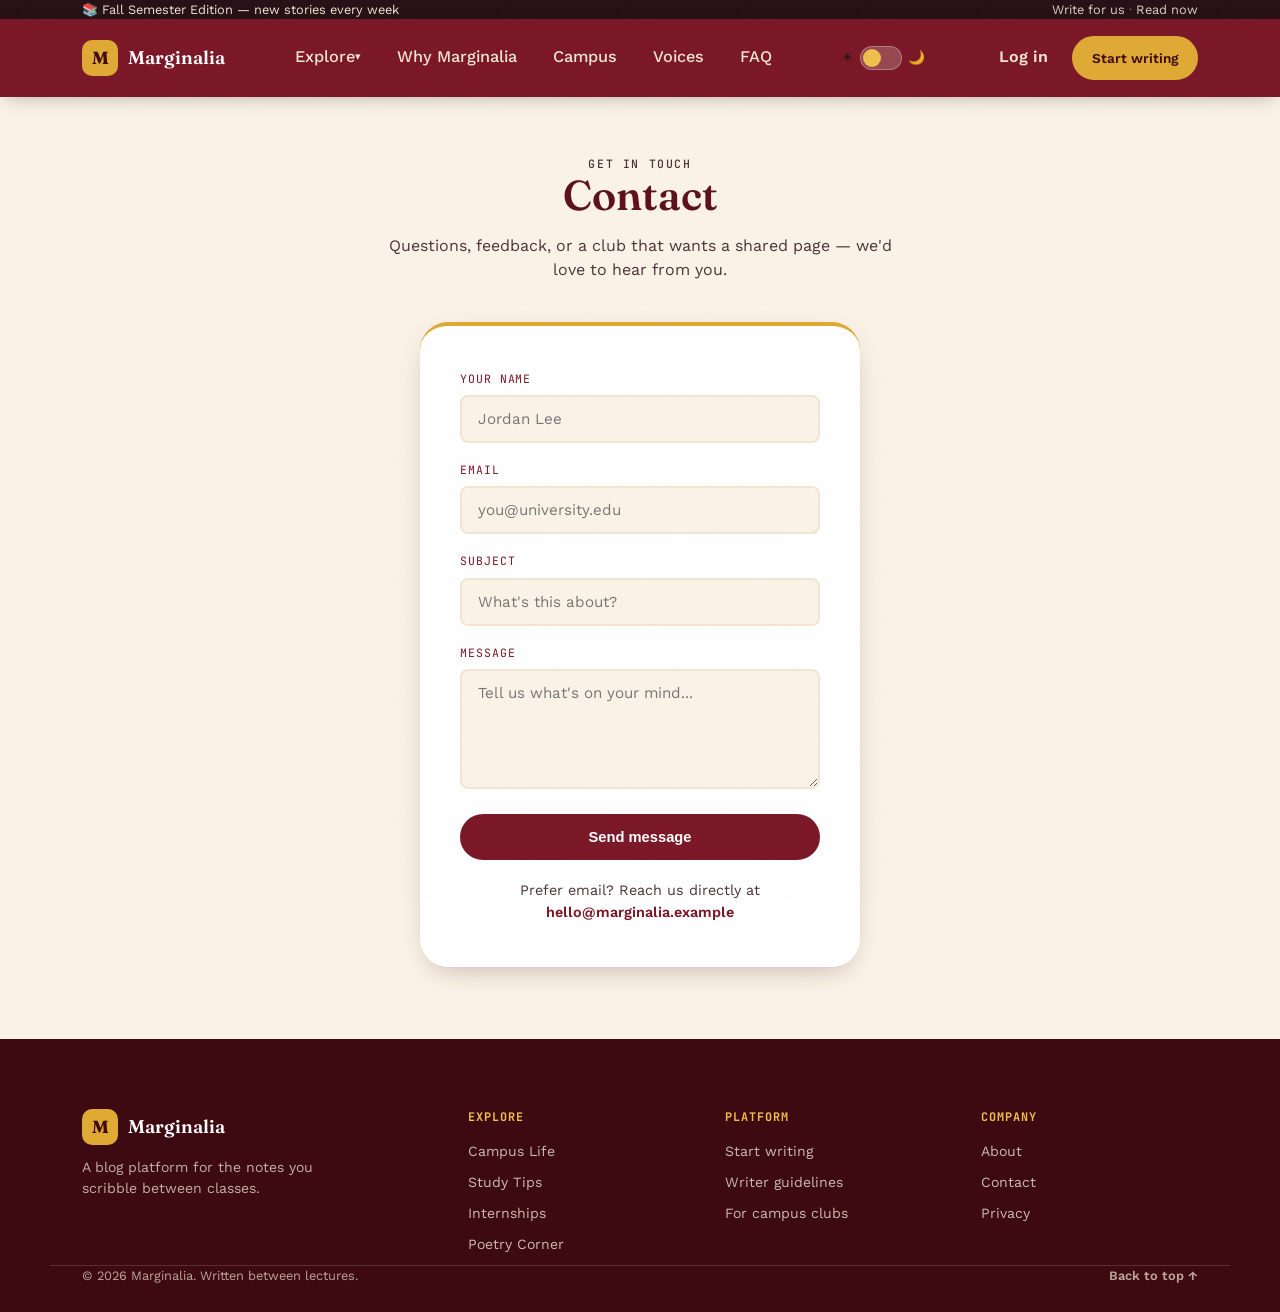
<file: contact.html>
<!DOCTYPE html>
<html lang="en">
<head>
<meta charset="UTF-8">
<meta name="viewport" content="width=device-width, initial-scale=1.0">
<title>Contact — Marginalia</title>
<link rel="preconnect" href="https://fonts.googleapis.com">
<link rel="preconnect" href="https://fonts.gstatic.com" crossorigin>
<link href="https://fonts.googleapis.com/css2?family=Fraunces:ital,opsz,wght@0,9..144,300;0,9..144,500;0,9..144,600;0,9..144,700;1,9..144,500&family=Work+Sans:wght@400;500;600;700&family=JetBrains+Mono:wght@400;500&display=swap" rel="stylesheet">
<link rel="stylesheet" href="styles.css">
</head>
<body>

<div class="topbar">
  <div class="wrap topbar__inner">
    <span>📚 Fall Semester Edition — new stories every week</span>
    <span class="topbar__links"><a href="index.html#join">Write for us</a><span class="dot">·</span><a href="index.html#stories">Read now</a></span>
  </div>
</div>

<header class="masthead" id="top">
  <div class="wrap masthead__inner">
    <a href="index.html" class="logo">
      <span class="logo__mark">M</span>
      <span class="logo__text">Marginalia</span>
    </a>

    <label class="theme-switch" aria-label="Toggle dark mode">
      <input type="checkbox" class="theme-check">
      <span class="theme-switch__icon">&#9728;</span>
      <span class="theme-switch__track"><span class="theme-switch__thumb"></span></span>
      <span class="theme-switch__icon">&#127769;</span>
    </label>

    <input type="checkbox" class="nav-check" id="navCheck">
    <label class="nav__toggle" for="navCheck" aria-label="Open menu">
      <span></span><span></span><span></span>
    </label>

    <nav class="nav" id="primaryNav" aria-label="Primary">
      <div class="nav__dropdown">
        <input type="checkbox" class="explore-check" id="exploreCheck">
        <label class="nav__dropdown-btn" for="exploreCheck">Explore <span class="caret">&#9662;</span></label>
        <div class="nav__dropdown-menu" id="exploreMenu">
          <a href="campus-life.html">Campus Life</a>
          <a href="study-tips.html">Study Tips</a>
          <a href="internships.html">Internships</a>
          <a href="poetry-corner.html">Poetry Corner</a>
        </div>
      </div>
      <a href="index.html#why">Why Marginalia</a>
      <a href="index.html#gallery">Campus</a>
      <a href="index.html#voices">Voices</a>
      <a href="index.html#faq">FAQ</a>
      <div class="nav__actions-mobile">
        <a href="login.html" class="link-btn">Log in</a>
        <a href="signup.html" class="btn btn--small">Start writing</a>
      </div>
    </nav>
    <label class="nav-scrim" for="navCheck" aria-hidden="true"></label>

    <div class="masthead__actions">
      <a href="login.html" class="link-btn">Log in</a>
      <a href="signup.html" class="btn btn--small">Start writing</a>
    </div>
  </div>
</header>

<section class="page-header">
  <div class="wrap">
    <p class="eyebrow">Get in touch</p>
    <h1>Contact</h1>
    <p>Questions, feedback, or a club that wants a shared page — we'd love to hear from you.</p>
  </div>
</section>

<section class="auth">
  <div class="wrap">
    <div class="auth__card">
      <form>
        <div class="auth__field">
          <label for="name">Your name</label>
          <input type="text" id="name" placeholder="Jordan Lee" required>
        </div>
        <div class="auth__field">
          <label for="cemail">Email</label>
          <input type="email" id="cemail" placeholder="you@university.edu" required>
        </div>
        <div class="auth__field">
          <label for="subject">Subject</label>
          <input type="text" id="subject" placeholder="What's this about?" required>
        </div>
        <div class="auth__field">
          <label for="message">Message</label>
          <textarea id="message" rows="5" placeholder="Tell us what's on your mind..." required style="width:100%; padding:13px 16px; border-radius:8px; border:2px solid var(--cream-dark); font-family:var(--font-body); font-size:0.95rem; background:var(--cream); resize:vertical;"></textarea>
        </div>
        <button type="submit" class="btn btn--full">Send message</button>
      </form>
      <p class="auth__foot">Prefer email? Reach us directly at <a href="mailto:hello@marginalia.example">hello@marginalia.example</a></p>
    </div>
  </div>
</section>

<footer class="footer">
  <div class="wrap footer__inner">
    <div class="footer__brand">
      <a href="index.html" class="logo logo--footer">
        <span class="logo__mark">M</span>
        <span class="logo__text">Marginalia</span>
      </a>
      <p>A blog platform for the notes you scribble between classes.</p>
    </div>
    <div class="footer__col">
      <h4>Explore</h4>
      <a href="campus-life.html">Campus Life</a>
      <a href="study-tips.html">Study Tips</a>
      <a href="internships.html">Internships</a>
      <a href="poetry-corner.html">Poetry Corner</a>
    </div>
    <div class="footer__col">
      <h4>Platform</h4>
      <a href="signup.html">Start writing</a>
      <a href="#">Writer guidelines</a>
      <a href="#">For campus clubs</a>
    </div>
    <div class="footer__col">
      <h4>Company</h4>
      <a href="about.html">About</a>
      <a href="contact.html">Contact</a>
      <a href="privacy.html">Privacy</a>
    </div>
  </div>
  <div class="wrap footer__bottom">
    <p>© 2026 Marginalia. Written between lectures.</p>
    <a href="#top" class="back-to-top">Back to top &#8593;</a>
  </div>
</footer>

</body>
</html>
</file>
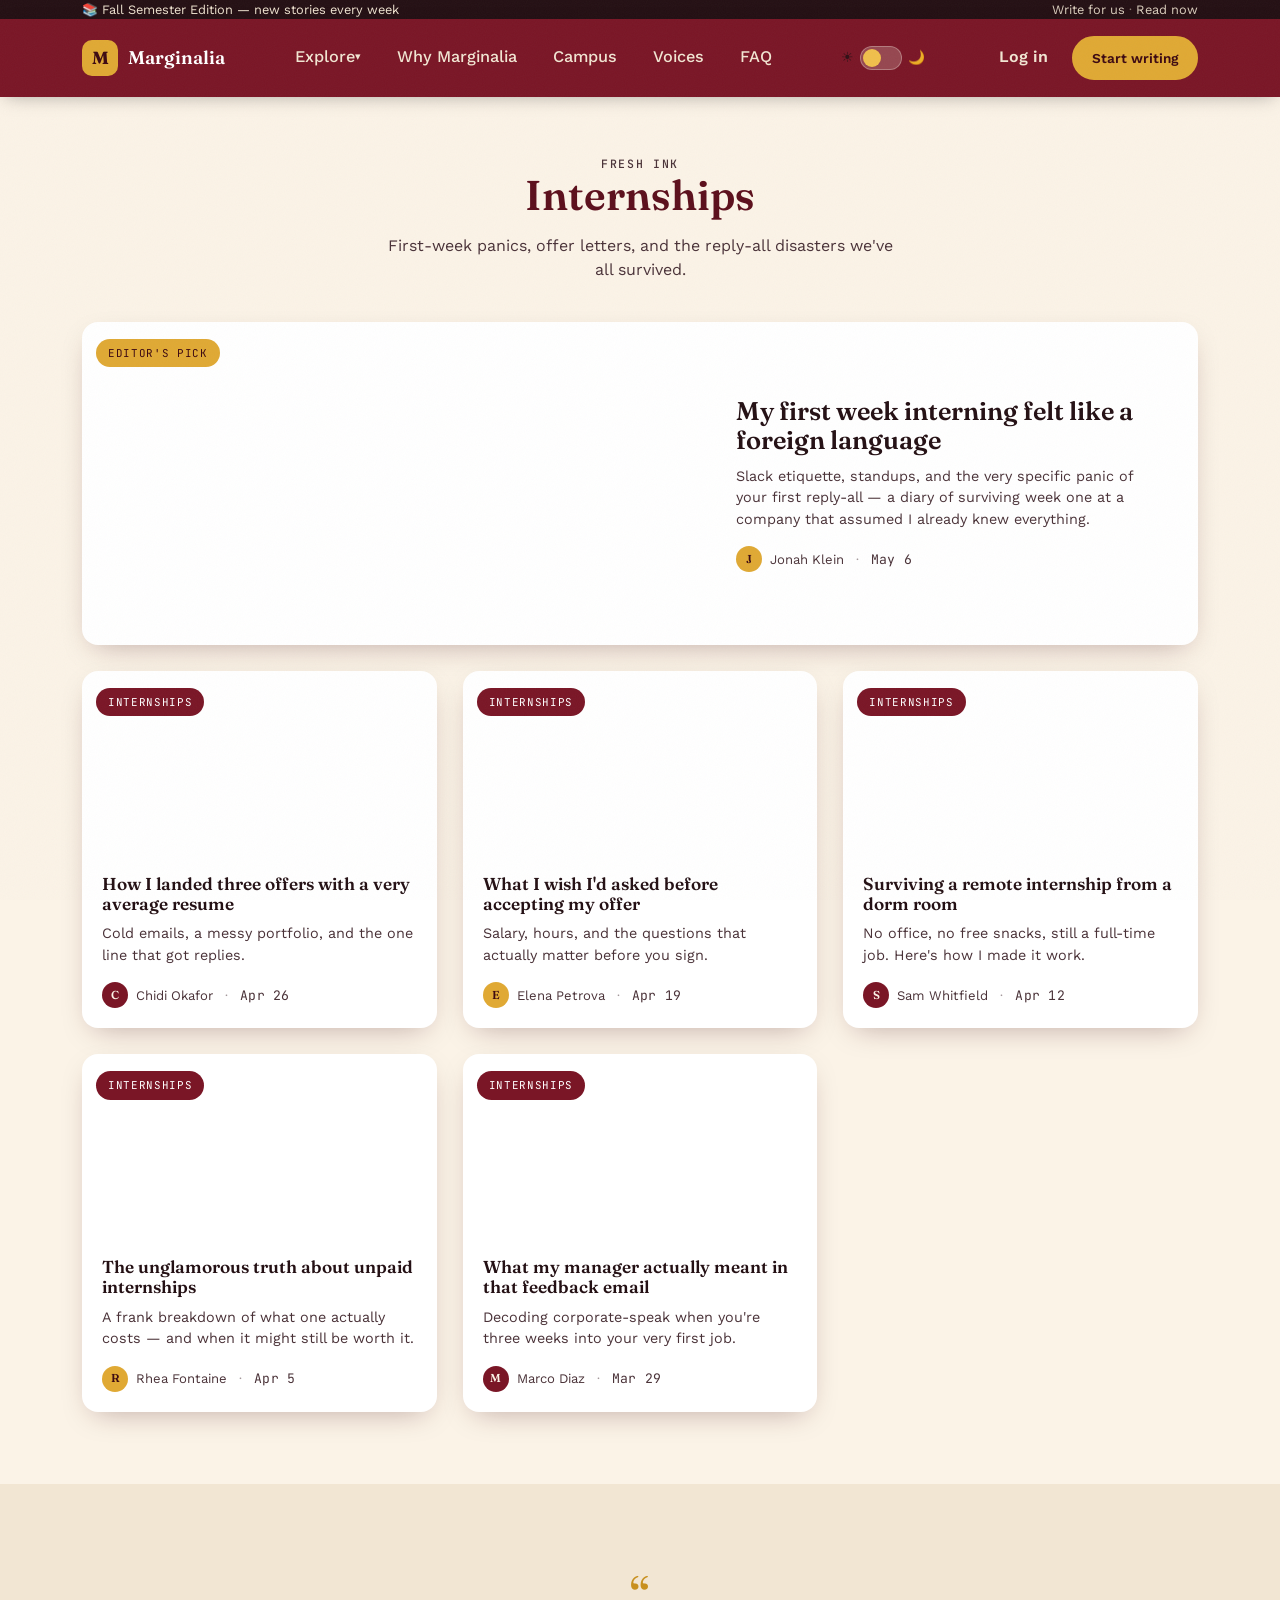
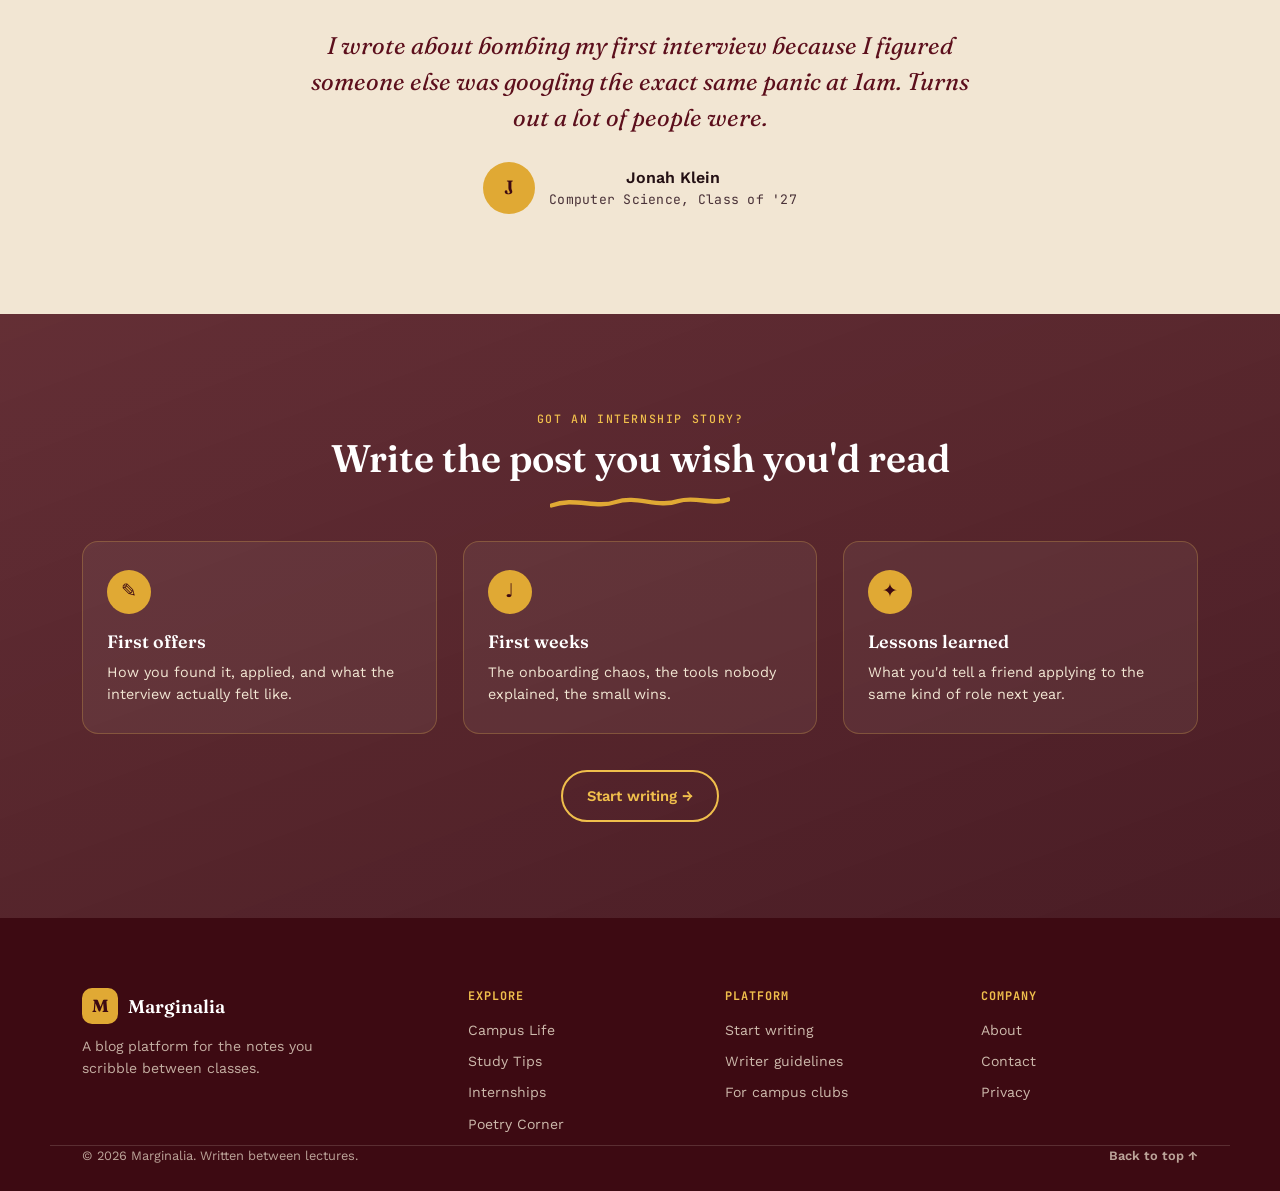
<file: internships.html>
<!DOCTYPE html>
<html lang="en">
<head>
<meta charset="UTF-8">
<meta name="viewport" content="width=device-width, initial-scale=1.0">
<title>Internships — Marginalia</title>
<link rel="preconnect" href="https://fonts.googleapis.com">
<link rel="preconnect" href="https://fonts.gstatic.com" crossorigin>
<link href="https://fonts.googleapis.com/css2?family=Fraunces:ital,opsz,wght@0,9..144,300;0,9..144,500;0,9..144,600;0,9..144,700;1,9..144,500&family=Work+Sans:wght@400;500;600;700&family=JetBrains+Mono:wght@400;500&display=swap" rel="stylesheet">
<link rel="stylesheet" href="styles.css">
</head>
<body>

<div class="topbar">
  <div class="wrap topbar__inner">
    <span>📚 Fall Semester Edition — new stories every week</span>
    <span class="topbar__links"><a href="index.html#join">Write for us</a><span class="dot">·</span><a href="index.html#stories">Read now</a></span>
  </div>
</div>

<header class="masthead" id="top">
  <div class="wrap masthead__inner">
    <a href="index.html" class="logo">
      <span class="logo__mark">M</span>
      <span class="logo__text">Marginalia</span>
    </a>

    <label class="theme-switch" aria-label="Toggle dark mode">
      <input type="checkbox" class="theme-check">
      <span class="theme-switch__icon">&#9728;</span>
      <span class="theme-switch__track"><span class="theme-switch__thumb"></span></span>
      <span class="theme-switch__icon">&#127769;</span>
    </label>

    <input type="checkbox" class="nav-check" id="navCheck">
    <label class="nav__toggle" for="navCheck" aria-label="Open menu">
      <span></span><span></span><span></span>
    </label>

    <nav class="nav" id="primaryNav" aria-label="Primary">
      <div class="nav__dropdown">
        <input type="checkbox" class="explore-check" id="exploreCheck">
        <label class="nav__dropdown-btn" for="exploreCheck">Explore <span class="caret">&#9662;</span></label>
        <div class="nav__dropdown-menu" id="exploreMenu">
          <a href="campus-life.html">Campus Life</a>
          <a href="study-tips.html">Study Tips</a>
          <a href="internships.html">Internships</a>
          <a href="poetry-corner.html">Poetry Corner</a>
        </div>
      </div>
      <a href="index.html#why">Why Marginalia</a>
      <a href="index.html#gallery">Campus</a>
      <a href="index.html#voices">Voices</a>
      <a href="index.html#faq">FAQ</a>
      <div class="nav__actions-mobile">
        <a href="login.html" class="link-btn">Log in</a>
        <a href="signup.html" class="btn btn--small">Start writing</a>
      </div>
    </nav>
    <label class="nav-scrim" for="navCheck" aria-hidden="true"></label>

    <div class="masthead__actions">
      <a href="login.html" class="link-btn">Log in</a>
      <a href="signup.html" class="btn btn--small">Start writing</a>
    </div>
  </div>
</header>

<section class="page-header">
  <div class="wrap">
    <p class="eyebrow">Fresh Ink</p>
    <h1>Internships</h1>
    <p>First-week panics, offer letters, and the reply-all disasters we've all survived.</p>
  </div>
</section>

<section class="category-page">
  <div class="wrap">
    <div class="stories__grid">
      <article class="card card--feature">
        <div class="card__image" style="background-image:url('https://images.unsplash.com/photo-1643148636630-0b0fb138fc74?auto=format&fit=crop&w=1200&q=80');">
          <span class="category category--gold">Editor's Pick</span>
        </div>
        <div class="card__body">
          <h3>My first week interning felt like a foreign language</h3>
          <p>Slack etiquette, standups, and the very specific panic of your first reply-all — a diary of surviving week one at a company that assumed I already knew everything.</p>
          <div class="byline"><span class="byline__avatar byline__avatar--gold">J</span><span>Jonah Klein</span><span class="dot">·</span><span class="mono">May 6</span></div>
        </div>
      </article>
      <article class="card">
        <div class="card__image" style="background-image:url('https://images.unsplash.com/photo-1754607812143-12d421b1db11?auto=format&fit=crop&w=800&q=80');">
          <span class="category">Internships</span>
        </div>
        <div class="card__body">
          <h3>How I landed three offers with a very average resume</h3>
          <p>Cold emails, a messy portfolio, and the one line that got replies.</p>
          <div class="byline"><span class="byline__avatar">C</span><span>Chidi Okafor</span><span class="dot">·</span><span class="mono">Apr 26</span></div>
        </div>
      </article>
      <article class="card">
        <div class="card__image" style="background-image:url('https://images.unsplash.com/photo-1676278746065-487aa8848410?auto=format&fit=crop&w=800&q=80');">
          <span class="category">Internships</span>
        </div>
        <div class="card__body">
          <h3>What I wish I'd asked before accepting my offer</h3>
          <p>Salary, hours, and the questions that actually matter before you sign.</p>
          <div class="byline"><span class="byline__avatar byline__avatar--gold">E</span><span>Elena Petrova</span><span class="dot">·</span><span class="mono">Apr 19</span></div>
        </div>
      </article>
      <article class="card">
        <div class="card__image" style="background-image:url('https://images.unsplash.com/photo-1527891751199-7225231a68dd?auto=format&fit=crop&w=800&q=80');">
          <span class="category">Internships</span>
        </div>
        <div class="card__body">
          <h3>Surviving a remote internship from a dorm room</h3>
          <p>No office, no free snacks, still a full-time job. Here's how I made it work.</p>
          <div class="byline"><span class="byline__avatar">S</span><span>Sam Whitfield</span><span class="dot">·</span><span class="mono">Apr 12</span></div>
        </div>
      </article>
      <article class="card">
        <div class="card__image" style="background-image:url('https://images.unsplash.com/photo-1729799959058-bda08177a84c?auto=format&fit=crop&w=800&q=80');">
          <span class="category">Internships</span>
        </div>
        <div class="card__body">
          <h3>The unglamorous truth about unpaid internships</h3>
          <p>A frank breakdown of what one actually costs — and when it might still be worth it.</p>
          <div class="byline"><span class="byline__avatar byline__avatar--gold">R</span><span>Rhea Fontaine</span><span class="dot">·</span><span class="mono">Apr 5</span></div>
        </div>
      </article>
      <article class="card">
        <div class="card__image" style="background-image:url('https://images.unsplash.com/photo-1775229106888-dca42d0c9f4f?auto=format&fit=crop&w=800&q=80');">
          <span class="category">Internships</span>
        </div>
        <div class="card__body">
          <h3>What my manager actually meant in that feedback email</h3>
          <p>Decoding corporate-speak when you're three weeks into your very first job.</p>
          <div class="byline"><span class="byline__avatar">M</span><span>Marco Diaz</span><span class="dot">·</span><span class="mono">Mar 29</span></div>
        </div>
      </article>
    </div>
  </div>
</section>

<section class="quote-section">
  <div class="wrap quote-section__inner">
    <span class="quote-mark" aria-hidden="true">&#8220;</span>
    <p class="quote-text">I wrote about bombing my first interview because I figured someone else was googling the exact same panic at 1am. Turns out a lot of people were.</p>
    <div class="quote-attrib">
      <span class="byline__avatar byline__avatar--lg byline__avatar--gold">J</span>
      <div>
        <p class="quote-name">Jonah Klein</p>
        <p class="mono quote-role">Computer Science, Class of '27</p>
      </div>
    </div>
  </div>
</section>

<section class="why">
  <div class="wrap">
    <div class="section-head section-head--center section-head--light">
      <p class="eyebrow eyebrow--light">Got an internship story?</p>
      <h2>Write the post you wish you'd read<svg class="squiggle squiggle--center" viewBox="0 0 260 16" preserveAspectRatio="none" aria-hidden="true"><path d="M2 12 C 35 2, 65 16, 95 8 C 125 0, 155 15, 185 7 C 210 1, 235 12, 258 5" /></svg></h2>
    </div>
    <div class="why__grid">
      <div class="why__card">
        <div class="why__icon">&#9998;</div>
        <h3>First offers</h3>
        <p>How you found it, applied, and what the interview actually felt like.</p>
      </div>
      <div class="why__card">
        <div class="why__icon">&#9833;</div>
        <h3>First weeks</h3>
        <p>The onboarding chaos, the tools nobody explained, the small wins.</p>
      </div>
      <div class="why__card">
        <div class="why__icon">&#10022;</div>
        <h3>Lessons learned</h3>
        <p>What you'd tell a friend applying to the same kind of role next year.</p>
      </div>
    </div>
    <div class="stories__more" style="margin-top:36px;">
      <a href="signup.html" class="btn btn--ghost" style="border-color:var(--gold-400); color:var(--gold-400);">Start writing &#8594;</a>
    </div>
  </div>
</section>

<footer class="footer">
  <div class="wrap footer__inner">
    <div class="footer__brand">
      <a href="index.html" class="logo logo--footer">
        <span class="logo__mark">M</span>
        <span class="logo__text">Marginalia</span>
      </a>
      <p>A blog platform for the notes you scribble between classes.</p>
    </div>
    <div class="footer__col">
      <h4>Explore</h4>
      <a href="campus-life.html">Campus Life</a>
      <a href="study-tips.html">Study Tips</a>
      <a href="internships.html">Internships</a>
      <a href="poetry-corner.html">Poetry Corner</a>
    </div>
    <div class="footer__col">
      <h4>Platform</h4>
      <a href="signup.html">Start writing</a>
      <a href="#">Writer guidelines</a>
      <a href="#">For campus clubs</a>
    </div>
    <div class="footer__col">
      <h4>Company</h4>
      <a href="about.html">About</a>
      <a href="contact.html">Contact</a>
      <a href="privacy.html">Privacy</a>
    </div>
  </div>
  <div class="wrap footer__bottom">
    <p>© 2026 Marginalia. Written between lectures.</p>
    <a href="#top" class="back-to-top">Back to top &#8593;</a>
  </div>
</footer>


</body>
</html>
</file>
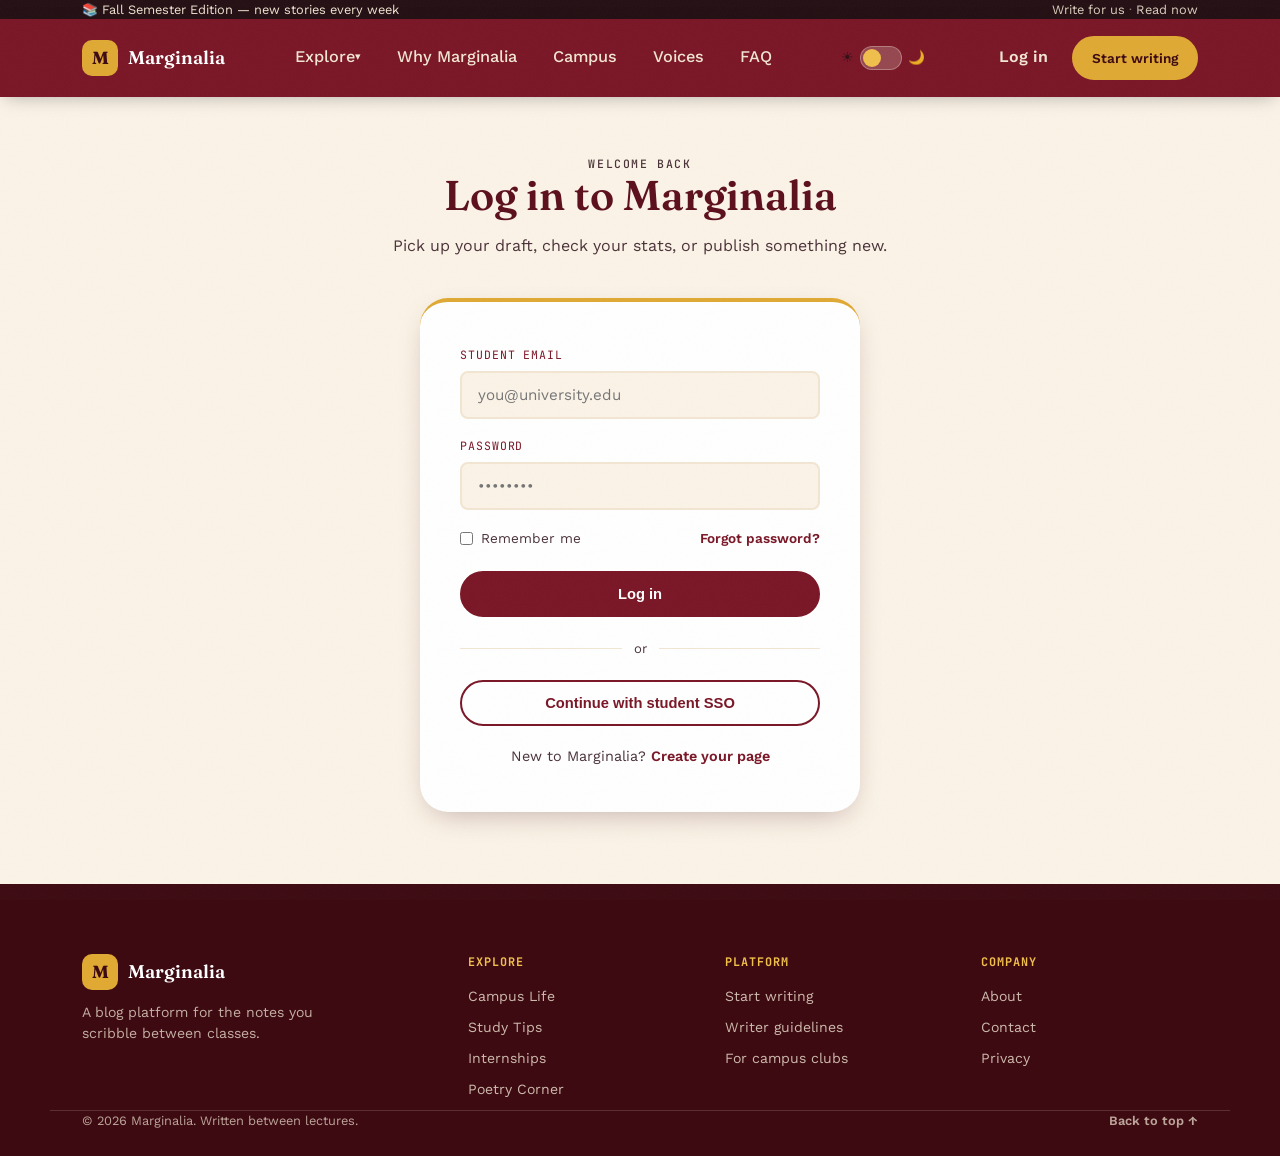
<file: login.html>
<!DOCTYPE html>
<html lang="en">
<head>
<meta charset="UTF-8">
<meta name="viewport" content="width=device-width, initial-scale=1.0">
<title>Log in — Marginalia</title>
<link rel="preconnect" href="https://fonts.googleapis.com">
<link rel="preconnect" href="https://fonts.gstatic.com" crossorigin>
<link href="https://fonts.googleapis.com/css2?family=Fraunces:ital,opsz,wght@0,9..144,300;0,9..144,500;0,9..144,600;0,9..144,700;1,9..144,500&family=Work+Sans:wght@400;500;600;700&family=JetBrains+Mono:wght@400;500&display=swap" rel="stylesheet">
<link rel="stylesheet" href="styles.css">
</head>
<body>

<div class="topbar">
  <div class="wrap topbar__inner">
    <span>📚 Fall Semester Edition — new stories every week</span>
    <span class="topbar__links"><a href="index.html#join">Write for us</a><span class="dot">·</span><a href="index.html#stories">Read now</a></span>
  </div>
</div>

<header class="masthead" id="top">
  <div class="wrap masthead__inner">
    <a href="index.html" class="logo">
      <span class="logo__mark">M</span>
      <span class="logo__text">Marginalia</span>
    </a>

    <label class="theme-switch" aria-label="Toggle dark mode">
      <input type="checkbox" class="theme-check">
      <span class="theme-switch__icon">&#9728;</span>
      <span class="theme-switch__track"><span class="theme-switch__thumb"></span></span>
      <span class="theme-switch__icon">&#127769;</span>
    </label>

    <input type="checkbox" class="nav-check" id="navCheck">
    <label class="nav__toggle" for="navCheck" aria-label="Open menu">
      <span></span><span></span><span></span>
    </label>

    <nav class="nav" id="primaryNav" aria-label="Primary">
      <div class="nav__dropdown">
        <input type="checkbox" class="explore-check" id="exploreCheck">
        <label class="nav__dropdown-btn" for="exploreCheck">Explore <span class="caret">&#9662;</span></label>
        <div class="nav__dropdown-menu" id="exploreMenu">
          <a href="campus-life.html">Campus Life</a>
          <a href="study-tips.html">Study Tips</a>
          <a href="internships.html">Internships</a>
          <a href="poetry-corner.html">Poetry Corner</a>
        </div>
      </div>
      <a href="index.html#why">Why Marginalia</a>
      <a href="index.html#gallery">Campus</a>
      <a href="index.html#voices">Voices</a>
      <a href="index.html#faq">FAQ</a>
      <div class="nav__actions-mobile">
        <a href="login.html" class="link-btn">Log in</a>
        <a href="signup.html" class="btn btn--small">Start writing</a>
      </div>
    </nav>
    <label class="nav-scrim" for="navCheck" aria-hidden="true"></label>

    <div class="masthead__actions">
      <a href="login.html" class="link-btn">Log in</a>
      <a href="signup.html" class="btn btn--small">Start writing</a>
    </div>
  </div>
</header>

<section class="page-header">
  <div class="wrap">
    <p class="eyebrow">Welcome back</p>
    <h1>Log in to Marginalia</h1>
    <p>Pick up your draft, check your stats, or publish something new.</p>
  </div>
</section>

<section class="auth">
  <div class="wrap">
    <div class="auth__card">
      <form>
        <div class="auth__field">
          <label for="email">Student email</label>
          <input type="email" id="email" placeholder="you@university.edu" required>
        </div>
        <div class="auth__field">
          <label for="password">Password</label>
          <input type="password" id="password" placeholder="••••••••" required>
        </div>
        <div class="auth__row">
          <label class="auth__check">
            <input type="checkbox" style="width:auto;"> Remember me
          </label>
          <a href="#">Forgot password?</a>
        </div>
        <button type="submit" class="btn btn--full">Log in</button>
      </form>

      <div class="auth__divider">or</div>
      <button type="button" class="btn btn--ghost btn--full">Continue with student SSO</button>

      <p class="auth__foot">New to Marginalia? <a href="signup.html">Create your page</a></p>
    </div>
  </div>
</section>

<footer class="footer">
  <div class="wrap footer__inner">
    <div class="footer__brand">
      <a href="index.html" class="logo logo--footer">
        <span class="logo__mark">M</span>
        <span class="logo__text">Marginalia</span>
      </a>
      <p>A blog platform for the notes you scribble between classes.</p>
    </div>
    <div class="footer__col">
      <h4>Explore</h4>
      <a href="campus-life.html">Campus Life</a>
      <a href="study-tips.html">Study Tips</a>
      <a href="internships.html">Internships</a>
      <a href="poetry-corner.html">Poetry Corner</a>
    </div>
    <div class="footer__col">
      <h4>Platform</h4>
      <a href="signup.html">Start writing</a>
      <a href="#">Writer guidelines</a>
      <a href="#">For campus clubs</a>
    </div>
    <div class="footer__col">
      <h4>Company</h4>
      <a href="about.html">About</a>
      <a href="contact.html">Contact</a>
      <a href="privacy.html">Privacy</a>
    </div>
  </div>
  <div class="wrap footer__bottom">
    <p>© 2026 Marginalia. Written between lectures.</p>
    <a href="#top" class="back-to-top">Back to top &#8593;</a>
  </div>
</footer>


</body>
</html>
</file>
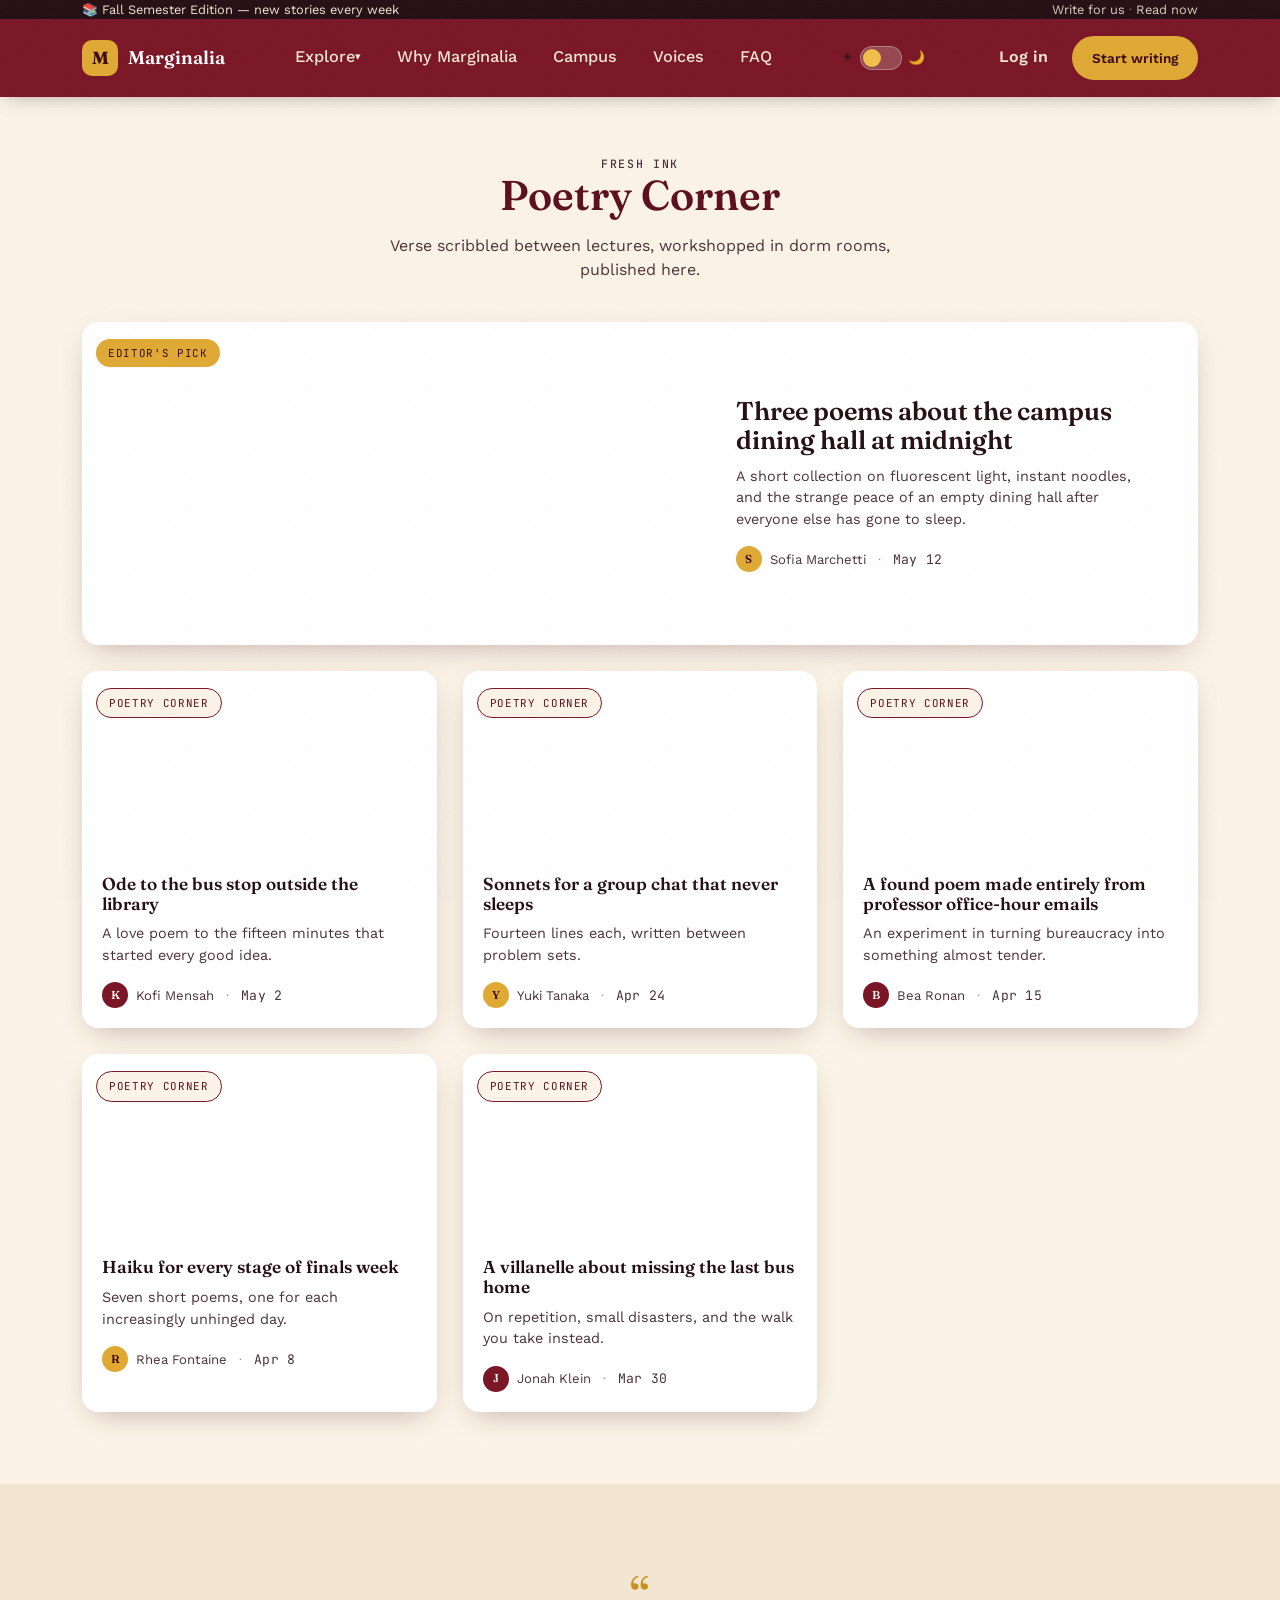
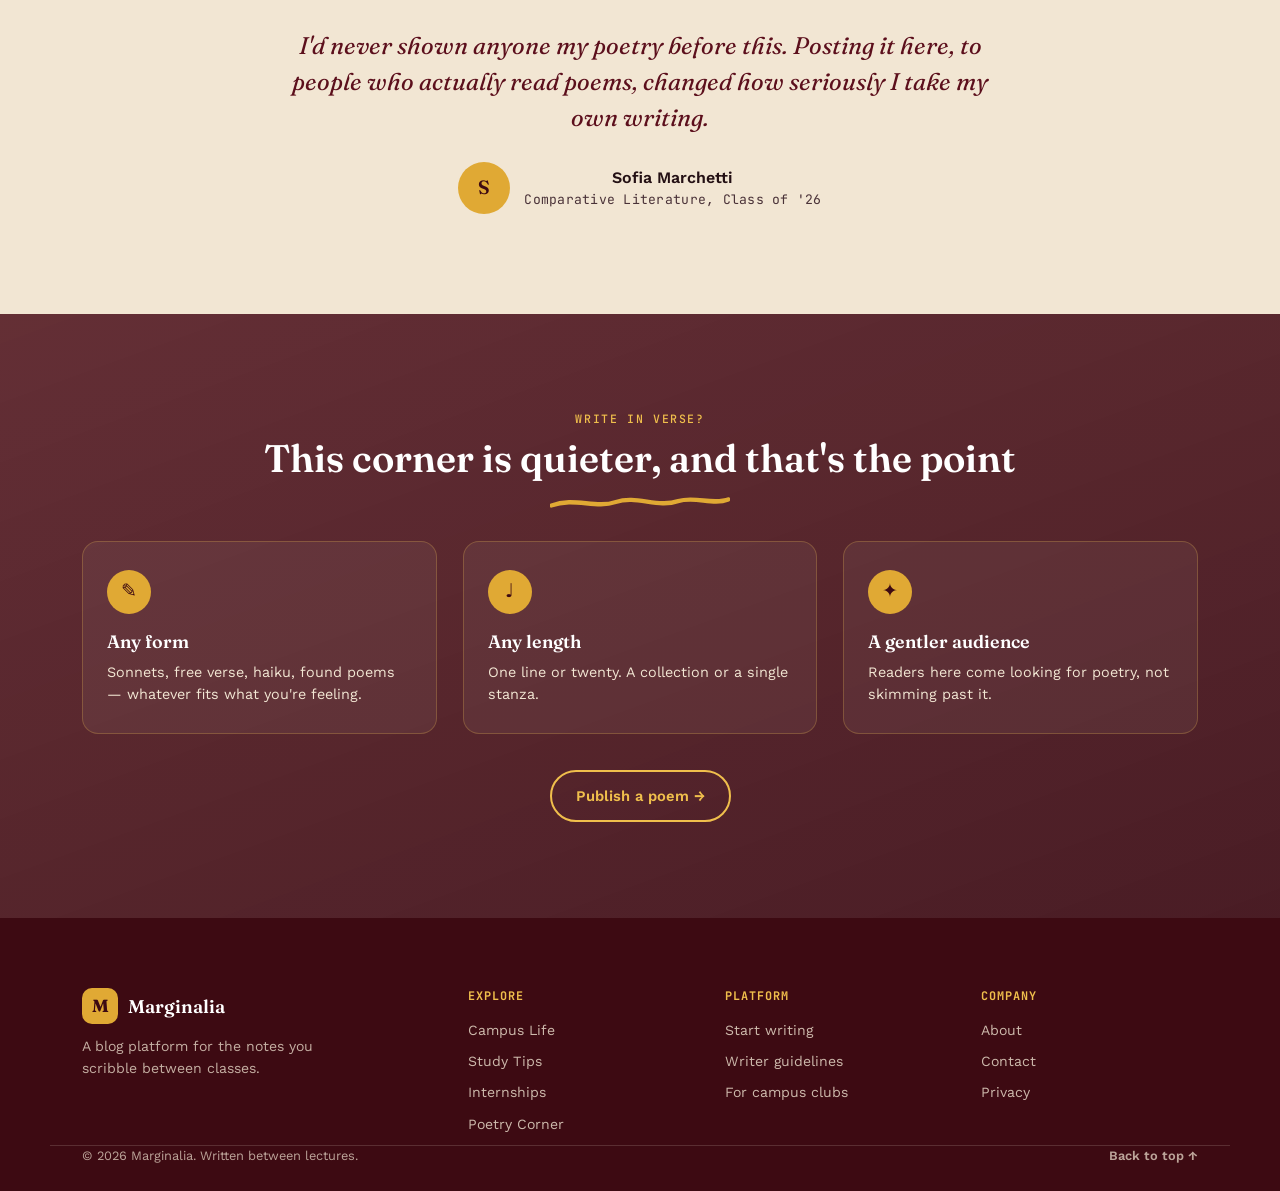
<file: poetry-corner.html>
<!DOCTYPE html>
<html lang="en">
<head>
<meta charset="UTF-8">
<meta name="viewport" content="width=device-width, initial-scale=1.0">
<title>Poetry Corner — Marginalia</title>
<link rel="preconnect" href="https://fonts.googleapis.com">
<link rel="preconnect" href="https://fonts.gstatic.com" crossorigin>
<link href="https://fonts.googleapis.com/css2?family=Fraunces:ital,opsz,wght@0,9..144,300;0,9..144,500;0,9..144,600;0,9..144,700;1,9..144,500&family=Work+Sans:wght@400;500;600;700&family=JetBrains+Mono:wght@400;500&display=swap" rel="stylesheet">
<link rel="stylesheet" href="styles.css">
</head>
<body>

<div class="topbar">
  <div class="wrap topbar__inner">
    <span>📚 Fall Semester Edition — new stories every week</span>
    <span class="topbar__links"><a href="index.html#join">Write for us</a><span class="dot">·</span><a href="index.html#stories">Read now</a></span>
  </div>
</div>

<header class="masthead" id="top">
  <div class="wrap masthead__inner">
    <a href="index.html" class="logo">
      <span class="logo__mark">M</span>
      <span class="logo__text">Marginalia</span>
    </a>

    <label class="theme-switch" aria-label="Toggle dark mode">
      <input type="checkbox" class="theme-check">
      <span class="theme-switch__icon">&#9728;</span>
      <span class="theme-switch__track"><span class="theme-switch__thumb"></span></span>
      <span class="theme-switch__icon">&#127769;</span>
    </label>

    <input type="checkbox" class="nav-check" id="navCheck">
    <label class="nav__toggle" for="navCheck" aria-label="Open menu">
      <span></span><span></span><span></span>
    </label>

    <nav class="nav" id="primaryNav" aria-label="Primary">
      <div class="nav__dropdown">
        <input type="checkbox" class="explore-check" id="exploreCheck">
        <label class="nav__dropdown-btn" for="exploreCheck">Explore <span class="caret">&#9662;</span></label>
        <div class="nav__dropdown-menu" id="exploreMenu">
          <a href="campus-life.html">Campus Life</a>
          <a href="study-tips.html">Study Tips</a>
          <a href="internships.html">Internships</a>
          <a href="poetry-corner.html">Poetry Corner</a>
        </div>
      </div>
      <a href="index.html#why">Why Marginalia</a>
      <a href="index.html#gallery">Campus</a>
      <a href="index.html#voices">Voices</a>
      <a href="index.html#faq">FAQ</a>
      <div class="nav__actions-mobile">
        <a href="login.html" class="link-btn">Log in</a>
        <a href="signup.html" class="btn btn--small">Start writing</a>
      </div>
    </nav>
    <label class="nav-scrim" for="navCheck" aria-hidden="true"></label>

    <div class="masthead__actions">
      <a href="login.html" class="link-btn">Log in</a>
      <a href="signup.html" class="btn btn--small">Start writing</a>
    </div>
  </div>
</header>

<section class="page-header">
  <div class="wrap">
    <p class="eyebrow">Fresh Ink</p>
    <h1>Poetry Corner</h1>
    <p>Verse scribbled between lectures, workshopped in dorm rooms, published here.</p>
  </div>
</section>

<section class="category-page">
  <div class="wrap">
    <div class="stories__grid">
      <article class="card card--feature">
        <div class="card__image" style="background-image:url('https://images.unsplash.com/photo-1775229106888-dca42d0c9f4f?auto=format&fit=crop&w=1200&q=80');">
          <span class="category category--gold">Editor's Pick</span>
        </div>
        <div class="card__body">
          <h3>Three poems about the campus dining hall at midnight</h3>
          <p>A short collection on fluorescent light, instant noodles, and the strange peace of an empty dining hall after everyone else has gone to sleep.</p>
          <div class="byline"><span class="byline__avatar byline__avatar--gold">S</span><span>Sofia Marchetti</span><span class="dot">·</span><span class="mono">May 12</span></div>
        </div>
      </article>
      <article class="card">
        <div class="card__image" style="background-image:url('https://images.unsplash.com/photo-1729799959058-bda08177a84c?auto=format&fit=crop&w=800&q=80');">
          <span class="category category--cream">Poetry Corner</span>
        </div>
        <div class="card__body">
          <h3>Ode to the bus stop outside the library</h3>
          <p>A love poem to the fifteen minutes that started every good idea.</p>
          <div class="byline"><span class="byline__avatar">K</span><span>Kofi Mensah</span><span class="dot">·</span><span class="mono">May 2</span></div>
        </div>
      </article>
      <article class="card">
        <div class="card__image" style="background-image:url('https://images.unsplash.com/photo-1754607812143-12d421b1db11?auto=format&fit=crop&w=800&q=80');">
          <span class="category category--cream">Poetry Corner</span>
        </div>
        <div class="card__body">
          <h3>Sonnets for a group chat that never sleeps</h3>
          <p>Fourteen lines each, written between problem sets.</p>
          <div class="byline"><span class="byline__avatar byline__avatar--gold">Y</span><span>Yuki Tanaka</span><span class="dot">·</span><span class="mono">Apr 24</span></div>
        </div>
      </article>
      <article class="card">
        <div class="card__image" style="background-image:url('https://images.unsplash.com/photo-1643148636630-0b0fb138fc74?auto=format&fit=crop&w=800&q=80');">
          <span class="category category--cream">Poetry Corner</span>
        </div>
        <div class="card__body">
          <h3>A found poem made entirely from professor office-hour emails</h3>
          <p>An experiment in turning bureaucracy into something almost tender.</p>
          <div class="byline"><span class="byline__avatar">B</span><span>Bea Ronan</span><span class="dot">·</span><span class="mono">Apr 15</span></div>
        </div>
      </article>
      <article class="card">
        <div class="card__image" style="background-image:url('https://images.unsplash.com/photo-1676278746065-487aa8848410?auto=format&fit=crop&w=800&q=80');">
          <span class="category category--cream">Poetry Corner</span>
        </div>
        <div class="card__body">
          <h3>Haiku for every stage of finals week</h3>
          <p>Seven short poems, one for each increasingly unhinged day.</p>
          <div class="byline"><span class="byline__avatar byline__avatar--gold">R</span><span>Rhea Fontaine</span><span class="dot">·</span><span class="mono">Apr 8</span></div>
        </div>
      </article>
      <article class="card">
        <div class="card__image" style="background-image:url('https://images.unsplash.com/photo-1527891751199-7225231a68dd?auto=format&fit=crop&w=800&q=80');">
          <span class="category category--cream">Poetry Corner</span>
        </div>
        <div class="card__body">
          <h3>A villanelle about missing the last bus home</h3>
          <p>On repetition, small disasters, and the walk you take instead.</p>
          <div class="byline"><span class="byline__avatar">J</span><span>Jonah Klein</span><span class="dot">·</span><span class="mono">Mar 30</span></div>
        </div>
      </article>
    </div>
  </div>
</section>

<section class="quote-section">
  <div class="wrap quote-section__inner">
    <span class="quote-mark" aria-hidden="true">&#8220;</span>
    <p class="quote-text">I'd never shown anyone my poetry before this. Posting it here, to people who actually read poems, changed how seriously I take my own writing.</p>
    <div class="quote-attrib">
      <span class="byline__avatar byline__avatar--lg byline__avatar--gold">S</span>
      <div>
        <p class="quote-name">Sofia Marchetti</p>
        <p class="mono quote-role">Comparative Literature, Class of '26</p>
      </div>
    </div>
  </div>
</section>

<section class="why">
  <div class="wrap">
    <div class="section-head section-head--center section-head--light">
      <p class="eyebrow eyebrow--light">Write in verse?</p>
      <h2>This corner is quieter, and that's the point<svg class="squiggle squiggle--center" viewBox="0 0 260 16" preserveAspectRatio="none" aria-hidden="true"><path d="M2 12 C 35 2, 65 16, 95 8 C 125 0, 155 15, 185 7 C 210 1, 235 12, 258 5" /></svg></h2>
    </div>
    <div class="why__grid">
      <div class="why__card">
        <div class="why__icon">&#9998;</div>
        <h3>Any form</h3>
        <p>Sonnets, free verse, haiku, found poems — whatever fits what you're feeling.</p>
      </div>
      <div class="why__card">
        <div class="why__icon">&#9833;</div>
        <h3>Any length</h3>
        <p>One line or twenty. A collection or a single stanza.</p>
      </div>
      <div class="why__card">
        <div class="why__icon">&#10022;</div>
        <h3>A gentler audience</h3>
        <p>Readers here come looking for poetry, not skimming past it.</p>
      </div>
    </div>
    <div class="stories__more" style="margin-top:36px;">
      <a href="signup.html" class="btn btn--ghost" style="border-color:var(--gold-400); color:var(--gold-400);">Publish a poem &#8594;</a>
    </div>
  </div>
</section>


<footer class="footer">
  <div class="wrap footer__inner">
    <div class="footer__brand">
      <a href="index.html" class="logo logo--footer">
        <span class="logo__mark">M</span>
        <span class="logo__text">Marginalia</span>
      </a>
      <p>A blog platform for the notes you scribble between classes.</p>
    </div>
    <div class="footer__col">
      <h4>Explore</h4>
      <a href="campus-life.html">Campus Life</a>
      <a href="study-tips.html">Study Tips</a>
      <a href="internships.html">Internships</a>
      <a href="poetry-corner.html">Poetry Corner</a>
    </div>
    <div class="footer__col">
      <h4>Platform</h4>
      <a href="signup.html">Start writing</a>
      <a href="#">Writer guidelines</a>
      <a href="#">For campus clubs</a>
    </div>
    <div class="footer__col">
      <h4>Company</h4>
      <a href="about.html">About</a>
      <a href="contact.html">Contact</a>
      <a href="privacy.html">Privacy</a>
    </div>
  </div>
  <div class="wrap footer__bottom">
    <p>© 2026 Marginalia. Written between lectures.</p>
    <a href="#top" class="back-to-top">Back to top &#8593;</a>
  </div>
</footer>


</body>
</html>
</file>
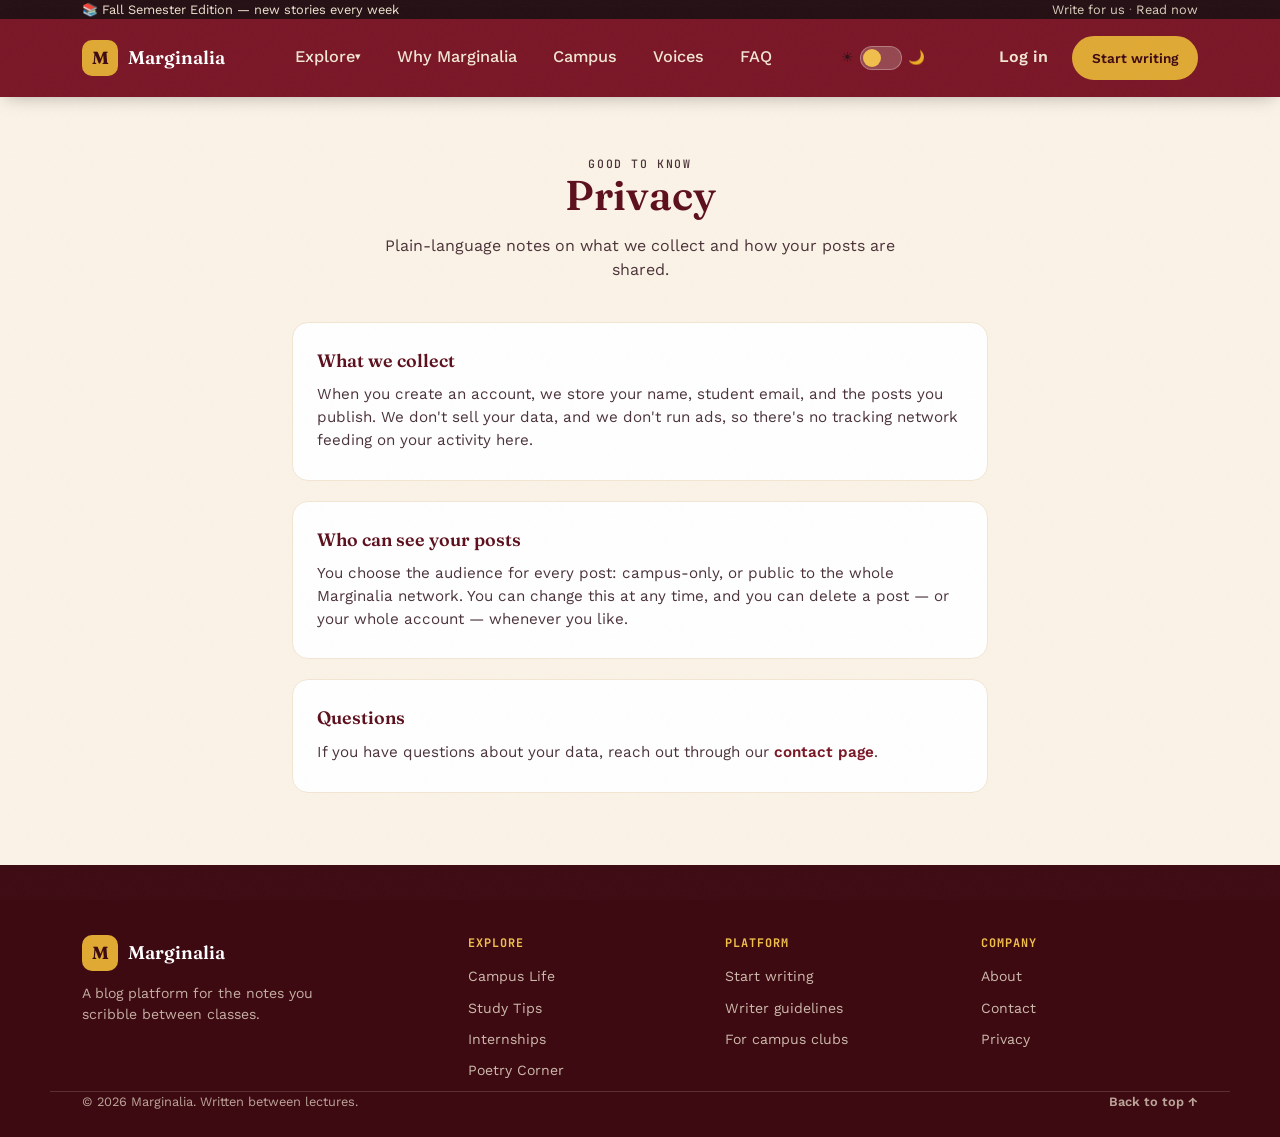
<file: privacy.html>
<!DOCTYPE html>
<html lang="en">
<head>
<meta charset="UTF-8">
<meta name="viewport" content="width=device-width, initial-scale=1.0">
<title>Privacy — Marginalia</title>
<link rel="preconnect" href="https://fonts.googleapis.com">
<link rel="preconnect" href="https://fonts.gstatic.com" crossorigin>
<link href="https://fonts.googleapis.com/css2?family=Fraunces:ital,opsz,wght@0,9..144,300;0,9..144,500;0,9..144,600;0,9..144,700;1,9..144,500&family=Work+Sans:wght@400;500;600;700&family=JetBrains+Mono:wght@400;500&display=swap" rel="stylesheet">
<link rel="stylesheet" href="styles.css">
</head>
<body>

<div class="topbar">
  <div class="wrap topbar__inner">
    <span>📚 Fall Semester Edition — new stories every week</span>
    <span class="topbar__links"><a href="index.html#join">Write for us</a><span class="dot">·</span><a href="index.html#stories">Read now</a></span>
  </div>
</div>

<header class="masthead" id="top">
  <div class="wrap masthead__inner">
    <a href="index.html" class="logo">
      <span class="logo__mark">M</span>
      <span class="logo__text">Marginalia</span>
    </a>

    <label class="theme-switch" aria-label="Toggle dark mode">
      <input type="checkbox" class="theme-check">
      <span class="theme-switch__icon">&#9728;</span>
      <span class="theme-switch__track"><span class="theme-switch__thumb"></span></span>
      <span class="theme-switch__icon">&#127769;</span>
    </label>

    <input type="checkbox" class="nav-check" id="navCheck">
    <label class="nav__toggle" for="navCheck" aria-label="Open menu">
      <span></span><span></span><span></span>
    </label>

    <nav class="nav" id="primaryNav" aria-label="Primary">
      <div class="nav__dropdown">
        <input type="checkbox" class="explore-check" id="exploreCheck">
        <label class="nav__dropdown-btn" for="exploreCheck">Explore <span class="caret">&#9662;</span></label>
        <div class="nav__dropdown-menu" id="exploreMenu">
          <a href="campus-life.html">Campus Life</a>
          <a href="study-tips.html">Study Tips</a>
          <a href="internships.html">Internships</a>
          <a href="poetry-corner.html">Poetry Corner</a>
        </div>
      </div>
      <a href="index.html#why">Why Marginalia</a>
      <a href="index.html#gallery">Campus</a>
      <a href="index.html#voices">Voices</a>
      <a href="index.html#faq">FAQ</a>
      <div class="nav__actions-mobile">
        <a href="login.html" class="link-btn">Log in</a>
        <a href="signup.html" class="btn btn--small">Start writing</a>
      </div>
    </nav>
    <label class="nav-scrim" for="navCheck" aria-hidden="true"></label>

    <div class="masthead__actions">
      <a href="login.html" class="link-btn">Log in</a>
      <a href="signup.html" class="btn btn--small">Start writing</a>
    </div>
  </div>
</header>

<section class="page-header">
  <div class="wrap">
    <p class="eyebrow">Good to know</p>
    <h1>Privacy</h1>
    <p>Plain-language notes on what we collect and how your posts are shared.</p>
  </div>
</section>

<section class="category-page">
  <div class="wrap" style="max-width:760px;">
    <div class="why__card" style="background:var(--white); border:1px solid var(--cream-dark); margin-bottom:20px;">
      <h3 style="color:var(--maroon-800); margin-bottom:12px;">What we collect</h3>
      <p style="color:var(--ink-soft); font-size:0.95rem;">When you create an account, we store your name, student email, and the posts you publish. We don't sell your data, and we don't run ads, so there's no tracking network feeding on your activity here.</p>
    </div>
    <div class="why__card" style="background:var(--white); border:1px solid var(--cream-dark); margin-bottom:20px;">
      <h3 style="color:var(--maroon-800); margin-bottom:12px;">Who can see your posts</h3>
      <p style="color:var(--ink-soft); font-size:0.95rem;">You choose the audience for every post: campus-only, or public to the whole Marginalia network. You can change this at any time, and you can delete a post — or your whole account — whenever you like.</p>
    </div>
    <div class="why__card" style="background:var(--white); border:1px solid var(--cream-dark);">
      <h3 style="color:var(--maroon-800); margin-bottom:12px;">Questions</h3>
      <p style="color:var(--ink-soft); font-size:0.95rem;">If you have questions about your data, reach out through our <a href="contact.html" style="color:var(--maroon-700); font-weight:600;">contact page</a>.</p>
    </div>
  </div>
</section>

<footer class="footer">
  <div class="wrap footer__inner">
    <div class="footer__brand">
      <a href="index.html" class="logo logo--footer">
        <span class="logo__mark">M</span>
        <span class="logo__text">Marginalia</span>
      </a>
      <p>A blog platform for the notes you scribble between classes.</p>
    </div>
    <div class="footer__col">
      <h4>Explore</h4>
      <a href="campus-life.html">Campus Life</a>
      <a href="study-tips.html">Study Tips</a>
      <a href="internships.html">Internships</a>
      <a href="poetry-corner.html">Poetry Corner</a>
    </div>
    <div class="footer__col">
      <h4>Platform</h4>
      <a href="signup.html">Start writing</a>
      <a href="#">Writer guidelines</a>
      <a href="#">For campus clubs</a>
    </div>
    <div class="footer__col">
      <h4>Company</h4>
      <a href="about.html">About</a>
      <a href="contact.html">Contact</a>
      <a href="privacy.html">Privacy</a>
    </div>
  </div>
  <div class="wrap footer__bottom">
    <p>© 2026 Marginalia. Written between lectures.</p>
    <a href="#top" class="back-to-top">Back to top &#8593;</a>
  </div>
</footer>

</body>
</html>
</file>
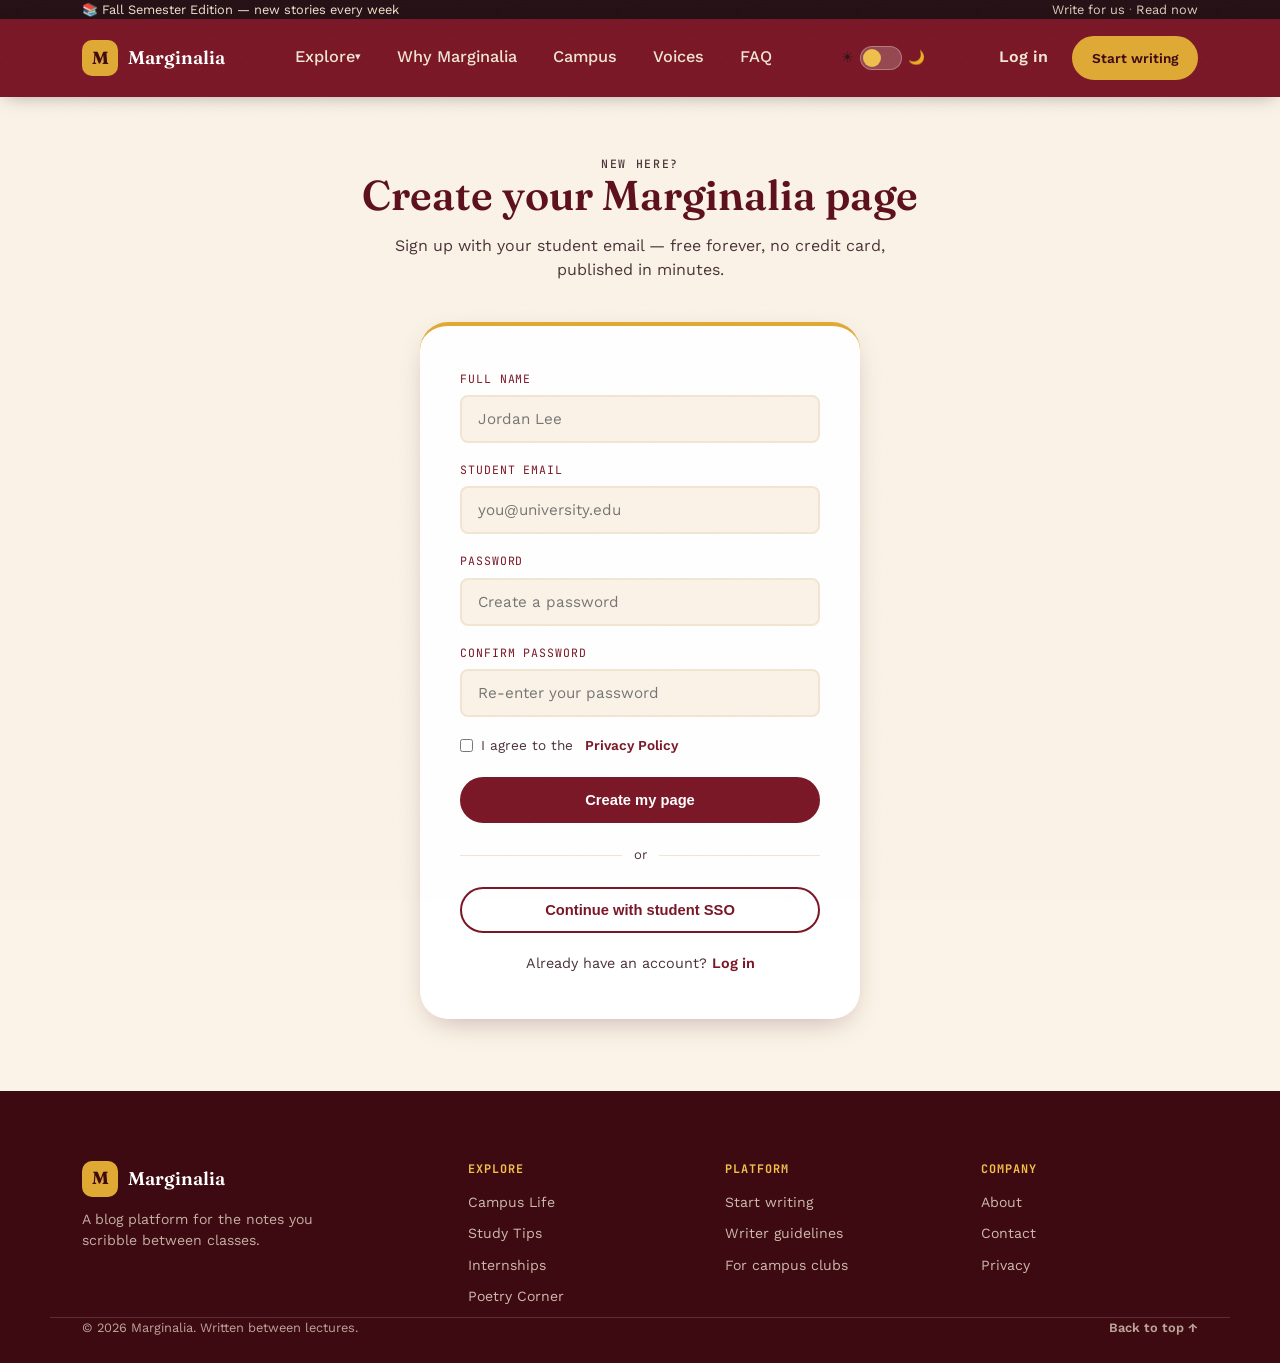
<file: signup.html>
<!DOCTYPE html>
<html lang="en">
<head>
<meta charset="UTF-8">
<meta name="viewport" content="width=device-width, initial-scale=1.0">
<title>Sign up — Marginalia</title>
<link rel="preconnect" href="https://fonts.googleapis.com">
<link rel="preconnect" href="https://fonts.gstatic.com" crossorigin>
<link href="https://fonts.googleapis.com/css2?family=Fraunces:ital,opsz,wght@0,9..144,300;0,9..144,500;0,9..144,600;0,9..144,700;1,9..144,500&family=Work+Sans:wght@400;500;600;700&family=JetBrains+Mono:wght@400;500&display=swap" rel="stylesheet">
<link rel="stylesheet" href="styles.css">
</head>
<body>

<div class="topbar">
  <div class="wrap topbar__inner">
    <span>📚 Fall Semester Edition — new stories every week</span>
    <span class="topbar__links"><a href="index.html#join">Write for us</a><span class="dot">·</span><a href="index.html#stories">Read now</a></span>
  </div>
</div>

<header class="masthead" id="top">
  <div class="wrap masthead__inner">
    <a href="index.html" class="logo">
      <span class="logo__mark">M</span>
      <span class="logo__text">Marginalia</span>
    </a>

    <label class="theme-switch" aria-label="Toggle dark mode">
      <input type="checkbox" class="theme-check">
      <span class="theme-switch__icon">&#9728;</span>
      <span class="theme-switch__track"><span class="theme-switch__thumb"></span></span>
      <span class="theme-switch__icon">&#127769;</span>
    </label>

    <input type="checkbox" class="nav-check" id="navCheck">
    <label class="nav__toggle" for="navCheck" aria-label="Open menu">
      <span></span><span></span><span></span>
    </label>

    <nav class="nav" id="primaryNav" aria-label="Primary">
      <div class="nav__dropdown">
        <input type="checkbox" class="explore-check" id="exploreCheck">
        <label class="nav__dropdown-btn" for="exploreCheck">Explore <span class="caret">&#9662;</span></label>
        <div class="nav__dropdown-menu" id="exploreMenu">
          <a href="campus-life.html">Campus Life</a>
          <a href="study-tips.html">Study Tips</a>
          <a href="internships.html">Internships</a>
          <a href="poetry-corner.html">Poetry Corner</a>
        </div>
      </div>
      <a href="index.html#why">Why Marginalia</a>
      <a href="index.html#gallery">Campus</a>
      <a href="index.html#voices">Voices</a>
      <a href="index.html#faq">FAQ</a>
      <div class="nav__actions-mobile">
        <a href="login.html" class="link-btn">Log in</a>
        <a href="signup.html" class="btn btn--small">Start writing</a>
      </div>
    </nav>
    <label class="nav-scrim" for="navCheck" aria-hidden="true"></label>

    <div class="masthead__actions">
      <a href="login.html" class="link-btn">Log in</a>
      <a href="signup.html" class="btn btn--small">Start writing</a>
    </div>
  </div>
</header>

<section class="page-header">
  <div class="wrap">
    <p class="eyebrow">New here?</p>
    <h1>Create your Marginalia page</h1>
    <p>Sign up with your student email — free forever, no credit card, published in minutes.</p>
  </div>
</section>

<section class="auth">
  <div class="wrap">
    <div class="auth__card">
      <form>
        <div class="auth__field">
          <label for="fullname">Full name</label>
          <input type="text" id="fullname" placeholder="Jordan Lee" required>
        </div>
        <div class="auth__field">
          <label for="suemail">Student email</label>
          <input type="email" id="suemail" placeholder="you@university.edu" required>
        </div>
        <div class="auth__field">
          <label for="supassword">Password</label>
          <input type="password" id="supassword" placeholder="Create a password" required>
        </div>
        <div class="auth__field">
          <label for="suconfirm">Confirm password</label>
          <input type="password" id="suconfirm" placeholder="Re-enter your password" required>
        </div>
        <div class="auth__row">
          <label class="auth__check">
            <input type="checkbox" style="width:auto;" required> I agree to the <a href="privacy.html" style="margin-left:4px;">Privacy Policy</a>
          </label>
        </div>
        <button type="submit" class="btn btn--full">Create my page</button>
      </form>

      <div class="auth__divider">or</div>
      <button type="button" class="btn btn--ghost btn--full">Continue with student SSO</button>

      <p class="auth__foot">Already have an account? <a href="login.html">Log in</a></p>
    </div>
  </div>
</section>

<footer class="footer">
  <div class="wrap footer__inner">
    <div class="footer__brand">
      <a href="index.html" class="logo logo--footer">
        <span class="logo__mark">M</span>
        <span class="logo__text">Marginalia</span>
      </a>
      <p>A blog platform for the notes you scribble between classes.</p>
    </div>
    <div class="footer__col">
      <h4>Explore</h4>
      <a href="campus-life.html">Campus Life</a>
      <a href="study-tips.html">Study Tips</a>
      <a href="internships.html">Internships</a>
      <a href="poetry-corner.html">Poetry Corner</a>
    </div>
    <div class="footer__col">
      <h4>Platform</h4>
      <a href="signup.html">Start writing</a>
      <a href="#">Writer guidelines</a>
      <a href="#">For campus clubs</a>
    </div>
    <div class="footer__col">
      <h4>Company</h4>
      <a href="about.html">About</a>
      <a href="contact.html">Contact</a>
      <a href="privacy.html">Privacy</a>
    </div>
  </div>
  <div class="wrap footer__bottom">
    <p>© 2026 Marginalia. Written between lectures.</p>
    <a href="#top" class="back-to-top">Back to top &#8593;</a>
  </div>
</footer>


</body>
</html>
</file>
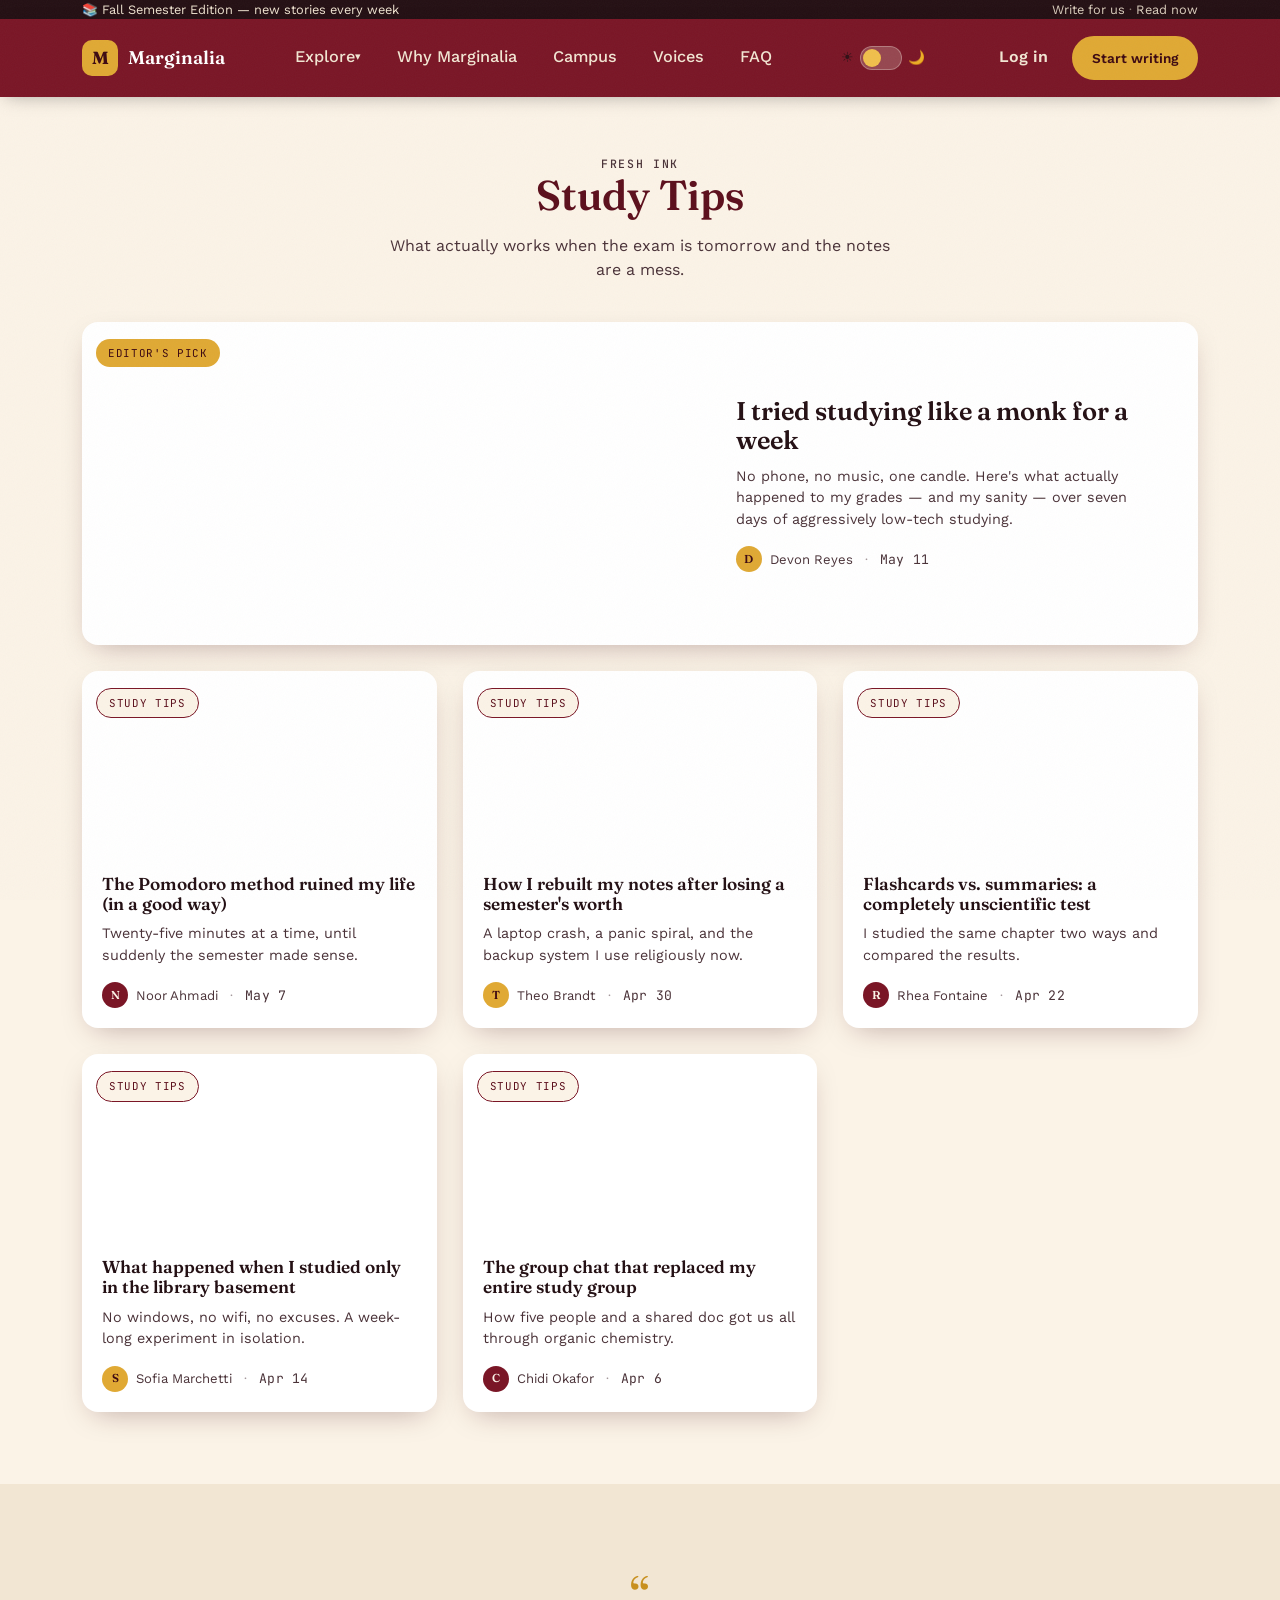
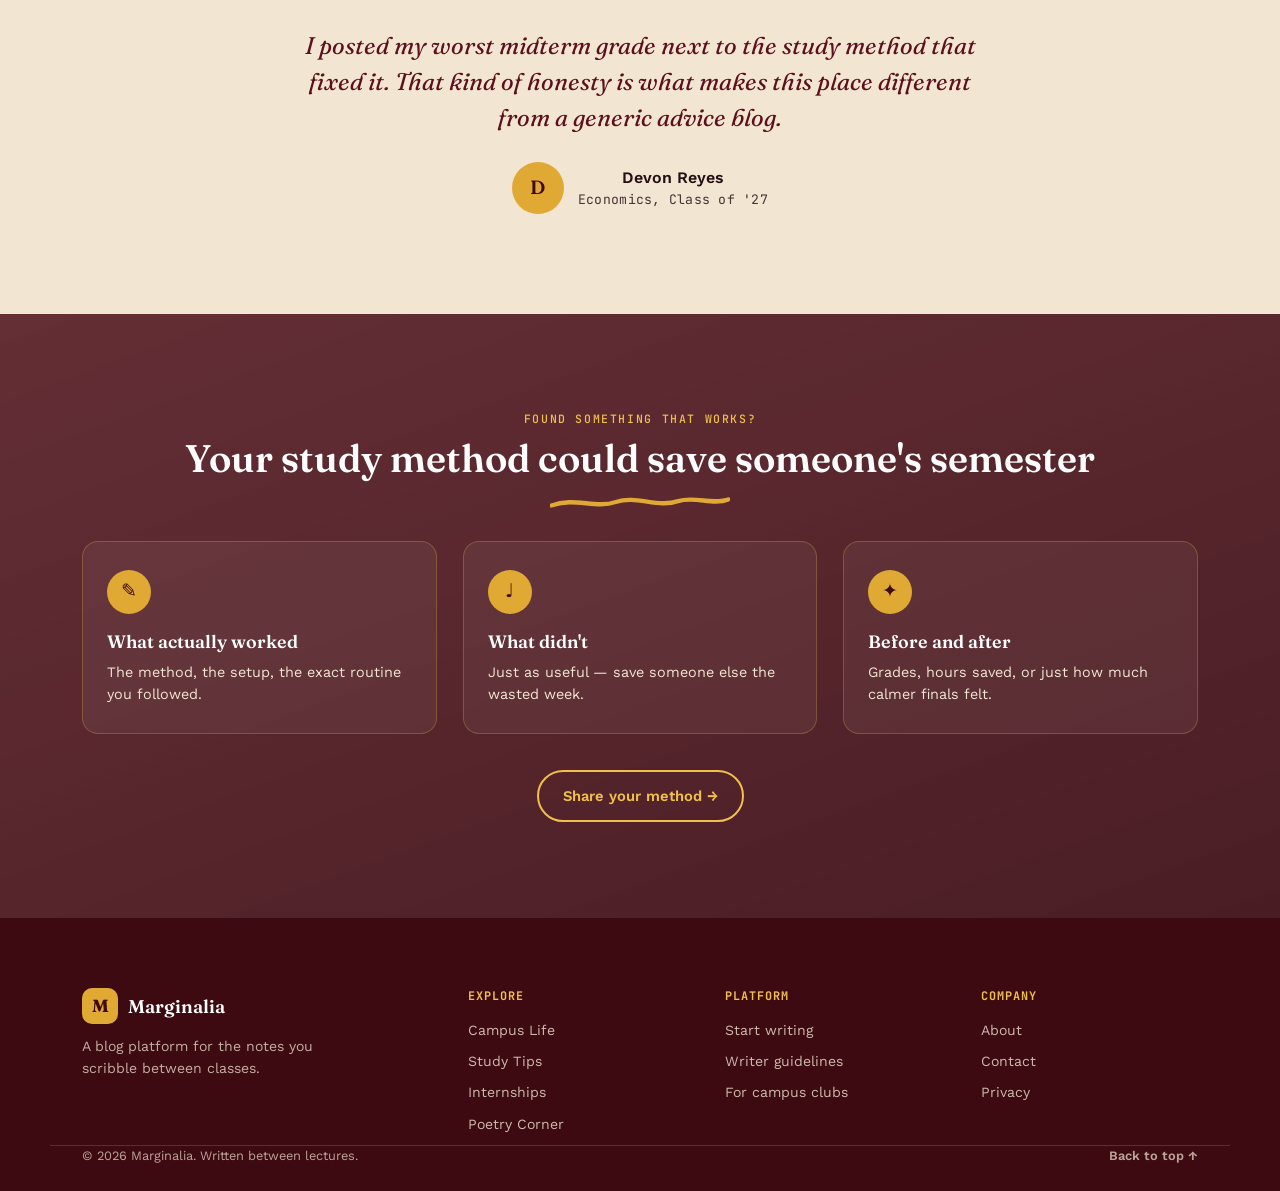
<file: study-tips.html>
<!DOCTYPE html>
<html lang="en">
<head>
<meta charset="UTF-8">
<meta name="viewport" content="width=device-width, initial-scale=1.0">
<title>Study Tips — Marginalia</title>
<link rel="preconnect" href="https://fonts.googleapis.com">
<link rel="preconnect" href="https://fonts.gstatic.com" crossorigin>
<link href="https://fonts.googleapis.com/css2?family=Fraunces:ital,opsz,wght@0,9..144,300;0,9..144,500;0,9..144,600;0,9..144,700;1,9..144,500&family=Work+Sans:wght@400;500;600;700&family=JetBrains+Mono:wght@400;500&display=swap" rel="stylesheet">
<link rel="stylesheet" href="styles.css">
</head>
<body>

<div class="topbar">
  <div class="wrap topbar__inner">
    <span>📚 Fall Semester Edition — new stories every week</span>
    <span class="topbar__links"><a href="index.html#join">Write for us</a><span class="dot">·</span><a href="index.html#stories">Read now</a></span>
  </div>
</div>

<header class="masthead" id="top">
  <div class="wrap masthead__inner">
    <a href="index.html" class="logo">
      <span class="logo__mark">M</span>
      <span class="logo__text">Marginalia</span>
    </a>

    <label class="theme-switch" aria-label="Toggle dark mode">
      <input type="checkbox" class="theme-check">
      <span class="theme-switch__icon">&#9728;</span>
      <span class="theme-switch__track"><span class="theme-switch__thumb"></span></span>
      <span class="theme-switch__icon">&#127769;</span>
    </label>

    <input type="checkbox" class="nav-check" id="navCheck">
    <label class="nav__toggle" for="navCheck" aria-label="Open menu">
      <span></span><span></span><span></span>
    </label>

    <nav class="nav" id="primaryNav" aria-label="Primary">
      <div class="nav__dropdown">
        <input type="checkbox" class="explore-check" id="exploreCheck">
        <label class="nav__dropdown-btn" for="exploreCheck">Explore <span class="caret">&#9662;</span></label>
        <div class="nav__dropdown-menu" id="exploreMenu">
          <a href="campus-life.html">Campus Life</a>
          <a href="study-tips.html">Study Tips</a>
          <a href="internships.html">Internships</a>
          <a href="poetry-corner.html">Poetry Corner</a>
        </div>
      </div>
      <a href="index.html#why">Why Marginalia</a>
      <a href="index.html#gallery">Campus</a>
      <a href="index.html#voices">Voices</a>
      <a href="index.html#faq">FAQ</a>
      <div class="nav__actions-mobile">
        <a href="login.html" class="link-btn">Log in</a>
        <a href="signup.html" class="btn btn--small">Start writing</a>
      </div>
    </nav>
    <label class="nav-scrim" for="navCheck" aria-hidden="true"></label>

    <div class="masthead__actions">
      <a href="login.html" class="link-btn">Log in</a>
      <a href="signup.html" class="btn btn--small">Start writing</a>
    </div>
  </div>
</header>

<section class="page-header">
  <div class="wrap">
    <p class="eyebrow">Fresh Ink</p>
    <h1>Study Tips</h1>
    <p>What actually works when the exam is tomorrow and the notes are a mess.</p>
  </div>
</section>

<section class="category-page">
  <div class="wrap">
    <div class="stories__grid">
      <article class="card card--feature">
        <div class="card__image" style="background-image:url('https://images.unsplash.com/photo-1754607812143-12d421b1db11?auto=format&fit=crop&w=1200&q=80');">
          <span class="category category--gold">Editor's Pick</span>
        </div>
        <div class="card__body">
          <h3>I tried studying like a monk for a week</h3>
          <p>No phone, no music, one candle. Here's what actually happened to my grades — and my sanity — over seven days of aggressively low-tech studying.</p>
          <div class="byline"><span class="byline__avatar byline__avatar--gold">D</span><span>Devon Reyes</span><span class="dot">·</span><span class="mono">May 11</span></div>
        </div>
      </article>
      <article class="card">
        <div class="card__image" style="background-image:url('https://images.unsplash.com/photo-1676278746065-487aa8848410?auto=format&fit=crop&w=800&q=80');">
          <span class="category category--cream">Study Tips</span>
        </div>
        <div class="card__body">
          <h3>The Pomodoro method ruined my life (in a good way)</h3>
          <p>Twenty-five minutes at a time, until suddenly the semester made sense.</p>
          <div class="byline"><span class="byline__avatar">N</span><span>Noor Ahmadi</span><span class="dot">·</span><span class="mono">May 7</span></div>
        </div>
      </article>
      <article class="card">
        <div class="card__image" style="background-image:url('https://images.unsplash.com/photo-1527891751199-7225231a68dd?auto=format&fit=crop&w=800&q=80');">
          <span class="category category--cream">Study Tips</span>
        </div>
        <div class="card__body">
          <h3>How I rebuilt my notes after losing a semester's worth</h3>
          <p>A laptop crash, a panic spiral, and the backup system I use religiously now.</p>
          <div class="byline"><span class="byline__avatar byline__avatar--gold">T</span><span>Theo Brandt</span><span class="dot">·</span><span class="mono">Apr 30</span></div>
        </div>
      </article>
      <article class="card">
        <div class="card__image" style="background-image:url('https://images.unsplash.com/photo-1729799959058-bda08177a84c?auto=format&fit=crop&w=800&q=80');">
          <span class="category category--cream">Study Tips</span>
        </div>
        <div class="card__body">
          <h3>Flashcards vs. summaries: a completely unscientific test</h3>
          <p>I studied the same chapter two ways and compared the results.</p>
          <div class="byline"><span class="byline__avatar">R</span><span>Rhea Fontaine</span><span class="dot">·</span><span class="mono">Apr 22</span></div>
        </div>
      </article>
      <article class="card">
        <div class="card__image" style="background-image:url('https://images.unsplash.com/photo-1775229106888-dca42d0c9f4f?auto=format&fit=crop&w=800&q=80');">
          <span class="category category--cream">Study Tips</span>
        </div>
        <div class="card__body">
          <h3>What happened when I studied only in the library basement</h3>
          <p>No windows, no wifi, no excuses. A week-long experiment in isolation.</p>
          <div class="byline"><span class="byline__avatar byline__avatar--gold">S</span><span>Sofia Marchetti</span><span class="dot">·</span><span class="mono">Apr 14</span></div>
        </div>
      </article>
      <article class="card">
        <div class="card__image" style="background-image:url('https://images.unsplash.com/photo-1643148636630-0b0fb138fc74?auto=format&fit=crop&w=800&q=80');">
          <span class="category category--cream">Study Tips</span>
        </div>
        <div class="card__body">
          <h3>The group chat that replaced my entire study group</h3>
          <p>How five people and a shared doc got us all through organic chemistry.</p>
          <div class="byline"><span class="byline__avatar">C</span><span>Chidi Okafor</span><span class="dot">·</span><span class="mono">Apr 6</span></div>
        </div>
      </article>
    </div>
  </div>
</section>

<section class="quote-section">
  <div class="wrap quote-section__inner">
    <span class="quote-mark" aria-hidden="true">&#8220;</span>
    <p class="quote-text">I posted my worst midterm grade next to the study method that fixed it. That kind of honesty is what makes this place different from a generic advice blog.</p>
    <div class="quote-attrib">
      <span class="byline__avatar byline__avatar--lg byline__avatar--gold">D</span>
      <div>
        <p class="quote-name">Devon Reyes</p>
        <p class="mono quote-role">Economics, Class of '27</p>
      </div>
    </div>
  </div>
</section>

<section class="why">
  <div class="wrap">
    <div class="section-head section-head--center section-head--light">
      <p class="eyebrow eyebrow--light">Found something that works?</p>
      <h2>Your study method could save someone's semester<svg class="squiggle squiggle--center" viewBox="0 0 260 16" preserveAspectRatio="none" aria-hidden="true"><path d="M2 12 C 35 2, 65 16, 95 8 C 125 0, 155 15, 185 7 C 210 1, 235 12, 258 5" /></svg></h2>
    </div>
    <div class="why__grid">
      <div class="why__card">
        <div class="why__icon">&#9998;</div>
        <h3>What actually worked</h3>
        <p>The method, the setup, the exact routine you followed.</p>
      </div>
      <div class="why__card">
        <div class="why__icon">&#9833;</div>
        <h3>What didn't</h3>
        <p>Just as useful — save someone else the wasted week.</p>
      </div>
      <div class="why__card">
        <div class="why__icon">&#10022;</div>
        <h3>Before and after</h3>
        <p>Grades, hours saved, or just how much calmer finals felt.</p>
      </div>
    </div>
    <div class="stories__more" style="margin-top:36px;">
      <a href="signup.html" class="btn btn--ghost" style="border-color:var(--gold-400); color:var(--gold-400);">Share your method &#8594;</a>
    </div>
  </div>
</section>


<footer class="footer">
  <div class="wrap footer__inner">
    <div class="footer__brand">
      <a href="index.html" class="logo logo--footer">
        <span class="logo__mark">M</span>
        <span class="logo__text">Marginalia</span>
      </a>
      <p>A blog platform for the notes you scribble between classes.</p>
    </div>
    <div class="footer__col">
      <h4>Explore</h4>
      <a href="campus-life.html">Campus Life</a>
      <a href="study-tips.html">Study Tips</a>
      <a href="internships.html">Internships</a>
      <a href="poetry-corner.html">Poetry Corner</a>
    </div>
    <div class="footer__col">
      <h4>Platform</h4>
      <a href="signup.html">Start writing</a>
      <a href="#">Writer guidelines</a>
      <a href="#">For campus clubs</a>
    </div>
    <div class="footer__col">
      <h4>Company</h4>
      <a href="about.html">About</a>
      <a href="contact.html">Contact</a>
      <a href="privacy.html">Privacy</a>
    </div>
  </div>
  <div class="wrap footer__bottom">
    <p>© 2026 Marginalia. Written between lectures.</p>
    <a href="#top" class="back-to-top">Back to top &#8593;</a>
  </div>
</footer>


</body>
</html>
</file>
<file: styles.css>
/* ==========================================================================
   MARGINALIA — Student Blog Platform
   Mobile-first stylesheet. Base rules = mobile. Then layer up for
   tablet (min-width: 700px) and desktop (min-width: 980px).
   Palette: maroon + gold + cream + white, only
   ========================================================================== */

:root {
  /* Color tokens */
  --maroon-900: #3d0a12;
  --maroon-800: #5c0f1c;
  --maroon-700: #7a1626;
  --maroon-600: #8f1b2e;
  --maroon-500: #a8283b;
  --gold-600: #c8901f;
  --gold-500: #e0a934;
  --gold-400: #f0bf4c;
  --cream: #fbf3e7;
  --cream-dark: #f2e6d3;
  --ink: #241014;
  --ink-soft: #4a3238; /* darkened slightly from original for better contrast on cream */
  --white: #ffffff;

  /* Surface tokens — used only by content areas (page background, cards,
     FAQ, quotes, forms). These are the ones the light/dark toggle changes.
     The branded maroon/gold header, hero, footer etc. are untouched by
     the toggle on purpose, so the brand identity stays consistent. */
  --surface-bg: var(--cream);
  --surface-bg-alt: var(--cream-dark);
  --surface-card: var(--white);
  --surface-text: var(--ink);
  --surface-text-soft: var(--ink-soft);
  --surface-border: var(--cream-dark);
  --accent-heading: var(--maroon-800);
  --accent-quote: var(--maroon-800);

  /* Type */
  --font-display: "Fraunces", Georgia, serif;
  --font-body: "Work Sans", -apple-system, sans-serif;
  --font-mono: "JetBrains Mono", monospace;

  /* Layout */
  --wrap: 1180px;
  --radius-sm: 8px;
  --radius-md: 16px;
  --radius-lg: 28px;
  --shadow-card: 0 10px 30px -12px rgba(61, 10, 18, 0.35);
  --shadow-float: 0 18px 40px -14px rgba(61, 10, 18, 0.5);
  --transition: 220ms cubic-bezier(.4,0,.2,1);
}

/* ============ LIGHT / DARK TOGGLE — pure CSS, no JavaScript ============
   .theme-check is a hidden checkbox in the nav. body:has() detects
   whether it's checked and swaps the surface tokens above. Only the
   content areas (page background, cards, FAQ, quotes, forms) change —
   the maroon/gold header, hero, and footer stay exactly as designed. */
body:has(.theme-check:checked) {
  --surface-bg: #1c1013;
  --surface-bg-alt: #150c0e;
  --surface-card: #2a171b;
  --surface-text: #f4e9dc;
  --surface-text-soft: #d9c6c6;
  --surface-border: #3a2226;
  --accent-heading: var(--gold-400);
  --accent-quote: var(--gold-400);
}

/* ============ RESET ============ */
* { margin: 0; padding: 0; box-sizing: border-box; }

html { scroll-behavior: smooth; }

body {
  font-family: var(--font-body);
  color: var(--surface-text);
  background: var(--surface-bg);
  line-height: 1.5;
  -webkit-font-smoothing: antialiased;
  position: relative;
}

/* faint paper grain across the whole page */
body::before {
  content: "";
  position: fixed;
  inset: 0;
  z-index: 9999;
  pointer-events: none;
  opacity: 0.035;
  background-image: url("data:image/svg+xml,%3Csvg xmlns='http://www.w3.org/2000/svg' width='120' height='120'%3E%3Cfilter id='n'%3E%3CfeTurbulence type='fractalNoise' baseFrequency='0.9' numOctaves='2' stitchTiles='stitch'/%3E%3C/filter%3E%3Crect width='100%25' height='100%25' filter='url(%23n)'/%3E%3C/svg%3E");
}

img { max-width: 100%; display: block; }
a { color: inherit; text-decoration: none; }
ul { list-style: none; }

.wrap {
  max-width: var(--wrap);
  margin: 0 auto;
  padding: 0 20px;
}

h1, h2, h3 { font-family: var(--font-display); font-weight: 600; line-height: 1.14; }

.mono { font-family: var(--font-mono); font-size: 0.82rem; letter-spacing: 0.02em; }

.dot { opacity: 0.5; margin: 0 4px; }

/* ============ FOCUS STATES (accessibility) ============ */
a:focus-visible, button:focus-visible, input:focus-visible, summary:focus-visible, label:focus-visible {
  outline: 3px solid var(--gold-500);
  outline-offset: 3px;
}

/* ============ BUTTONS ============ */
.btn {
  display: inline-flex;
  align-items: center;
  gap: 8px;
  padding: 13px 24px;
  border-radius: 999px;
  background: var(--maroon-700);
  color: var(--white);
  font-weight: 600;
  font-size: 0.92rem;
  border: 2px solid var(--maroon-700);
  cursor: pointer;
  transition: transform var(--transition), box-shadow var(--transition), background var(--transition);
}
.btn:hover { background: var(--maroon-600); transform: translateY(-2px); box-shadow: var(--shadow-card); }
.btn--small { padding: 10px 18px; font-size: 0.85rem; }
.btn--ghost { background: transparent; color: var(--maroon-700); border-color: var(--maroon-700); }
.btn--ghost:hover { background: var(--maroon-700); color: var(--white); }
.btn--dark { background: var(--ink); border-color: var(--ink); color: var(--gold-400); }
.btn--dark:hover { background: #000; }
.btn--full { width: 100%; justify-content: center; }

.link-btn {
  font-weight: 600;
  padding: 10px 6px;
  border-bottom: 2px solid transparent;
  transition: border-color var(--transition);
}
.link-btn:hover { border-color: var(--maroon-700); }

/* ============ EYEBROW / LABELS ============ */
.eyebrow {
  font-family: var(--font-mono);
  text-transform: uppercase;
  letter-spacing: 0.14em;
  font-size: 0.72rem;
  color: var(--maroon-600);
  font-weight: 500;
  margin-bottom: 10px;
}
.eyebrow--light { color: var(--gold-400); }
.eyebrow--dark { color: var(--maroon-800); }

/* ============ SIGNATURE UNDERLINE ============ */
.underline-wrap { position: relative; display: inline-block; color: var(--maroon-700); }
.squiggle {
  position: absolute;
  left: 0; bottom: -6px;
  width: 100%; height: 14px;
  fill: none;
  stroke: var(--gold-500);
  stroke-width: 5;
  stroke-linecap: round;
}
.squiggle--center { position: static; display: block; width: 180px; height: 14px; margin: 14px auto 0; }
.section-head--center .squiggle--center { margin-left: auto; margin-right: auto; }

/* ============ TOPBAR ============ */
.topbar { background: var(--ink); color: var(--cream-dark); font-size: 0.72rem; }
.topbar__inner {
  display: flex; flex-direction: column; gap: 4px;
  padding: 8px 20px;
}
.topbar__links a { opacity: 0.9; transition: opacity var(--transition); }
.topbar__links a:hover { opacity: 1; color: var(--gold-400); }

/* ============ MASTHEAD / NAV (mobile base) ============ */
.masthead {
  background: var(--maroon-700);
  position: sticky; top: 0; z-index: 50;
  box-shadow: 0 4px 18px -6px rgba(0,0,0,0.35);
}
.masthead__inner {
  display: flex; align-items: center; justify-content: space-between;
  gap: 14px;
  padding: 14px 20px;
  position: relative;
}
.logo { display: flex; align-items: center; gap: 10px; }
.logo__mark {
  width: 36px; height: 36px;
  display: flex; align-items: center; justify-content: center;
  background: var(--gold-500);
  color: var(--maroon-900);
  font-family: var(--font-display);
  font-weight: 700;
  border-radius: 10px;
  font-size: 1.1rem;
}
.logo__text { font-family: var(--font-display); font-weight: 600; font-size: 1.15rem; color: var(--white); }

/* Hamburger toggle & mobile dropdown — pure CSS, driven by hidden checkboxes.
   .nav-check and .explore-check are <input type="checkbox"> elements placed
   right before the element they control, so the "~" sibling selector can
   react to :checked without any JavaScript. */
.nav-check, .explore-check { display: none; }

.nav__toggle {
  display: flex;
  flex-direction: column;
  justify-content: center;
  gap: 5px;
  width: 40px; height: 40px;
  cursor: pointer;
  padding: 8px;
  order: 3;
}
.nav__toggle span {
  display: block;
  width: 100%; height: 2px;
  background: var(--cream);
  border-radius: 2px;
  transition: transform var(--transition), opacity var(--transition);
}
.nav-check:checked ~ .nav__toggle span:nth-child(1) { transform: translateY(7px) rotate(45deg); }
.nav-check:checked ~ .nav__toggle span:nth-child(2) { opacity: 0; }
.nav-check:checked ~ .nav__toggle span:nth-child(3) { transform: translateY(-7px) rotate(-45deg); }

/* Mobile nav panel: hidden off-canvas by default, slides in as a full-width drawer */
.nav {
  position: fixed;
  top: 0; right: 0;
  width: min(84vw, 340px);
  height: 100vh;
  background: var(--maroon-800);
  display: flex;
  flex-direction: column;
  gap: 4px;
  padding: 90px 24px 32px;
  transform: translateX(100%);
  transition: transform var(--transition);
  z-index: 40;
  overflow-y: auto;
}
.nav-check:checked ~ .nav { transform: translateX(0); }

/* Full-screen scrim behind the drawer — also a label for the same checkbox,
   so tapping outside the menu closes it without any script. */
.nav-scrim {
  display: none;
  position: fixed; inset: 0;
  background: rgba(36,16,20,0.4);
  z-index: 35;
}
.nav-check:checked ~ .nav-scrim { display: block; }

.nav > a, .nav__dropdown-btn {
  color: var(--cream-dark);
  font-weight: 500; font-size: 1.02rem;
  padding: 12px 4px;
  border-bottom: 1px solid rgba(251,243,231,0.12);
  transition: color var(--transition);
  background: none; border-left: none; border-right: none; border-top: none;
  text-align: left;
  width: 100%;
  display: flex; align-items: center; justify-content: space-between;
  font-family: var(--font-body);
  cursor: pointer;
}
.nav > a:hover, .nav__dropdown-btn:hover { color: var(--white); }

.nav__dropdown { display: flex; flex-direction: column; }
.caret { font-size: 0.7rem; transition: transform var(--transition); }
.explore-check:checked ~ .nav__dropdown-btn .caret { transform: rotate(180deg); }

.nav__dropdown-menu {
  max-height: 0;
  overflow: hidden;
  transition: max-height var(--transition);
}
.explore-check:checked ~ .nav__dropdown-menu { max-height: 240px; }
.nav__dropdown-menu a {
  display: block; padding: 11px 10px 11px 18px;
  color: var(--cream-dark); font-size: 0.94rem;
  border-bottom: 1px solid rgba(251,243,231,0.08);
  transition: color var(--transition);
}
.nav__dropdown-menu a:hover { color: var(--gold-400); }

.nav__actions-mobile {
  display: flex; flex-direction: column; gap: 12px;
  margin-top: 20px;
  padding-top: 20px;
  border-top: 1px solid rgba(251,243,231,0.15);
}
.nav__actions-mobile .link-btn { color: var(--cream-dark); text-align: center; }
.nav__actions-mobile .btn { justify-content: center; background: var(--gold-500); color: var(--maroon-900); border-color: var(--gold-500); }

/* Desktop-only action buttons in the masthead — hidden on mobile, shown at desktop breakpoint */
.masthead__actions { display: none; }

/* ============ LIGHT/DARK TOGGLE SWITCH ============ */
.theme-switch {
  display: inline-flex;
  align-items: center;
  gap: 6px;
  cursor: pointer;
  order: 2;
  margin-left: auto;
  flex-shrink: 0;
}
.theme-switch input { display: none; }
.theme-switch__icon { font-size: 0.85rem; line-height: 1; opacity: 0.85; }
.theme-switch__track {
  width: 42px; height: 24px;
  border-radius: 999px;
  background: rgba(251,243,231,0.22);
  border: 1px solid rgba(251,243,231,0.3);
  position: relative;
  transition: background var(--transition);
  flex-shrink: 0;
}
.theme-switch__thumb {
  position: absolute;
  top: 2px; left: 2px;
  width: 18px; height: 18px;
  border-radius: 50%;
  background: var(--gold-400);
  transition: transform var(--transition), background var(--transition);
}
.theme-switch input:checked ~ .theme-switch__track { background: rgba(0,0,0,0.35); }
.theme-switch input:checked ~ .theme-switch__track .theme-switch__thumb {
  transform: translateX(18px);
  background: var(--cream);
}

/* ============ HERO ============ */
.hero {
  background:
    linear-gradient(180deg, rgba(58,10,18,0.92) 0%, rgba(74,13,22,0.7) 45%, rgba(61,10,18,0.6) 100%),
    url('https://images.unsplash.com/photo-1576485976138-6c3cff620ae8?auto=format&fit=crop&w=1800&q=80') center/cover no-repeat;
  padding: 52px 0 64px;
  position: relative;
  overflow: hidden;
}
.hero::before {
  content: "";
  position: absolute; inset: 0;
  background-image: radial-gradient(circle, rgba(240,191,76,0.16) 1.5px, transparent 1.5px);
  background-size: 26px 26px;
  opacity: 0.4;
  pointer-events: none;
}
.hero__inner {
  display: flex;
  flex-direction: column;
  gap: 40px;
  position: relative;
}
.hero__copy .eyebrow { color: var(--gold-400); }
.hero__title {
  font-size: clamp(2rem, 8vw, 2.6rem);
  color: var(--white);
  margin-bottom: 18px;
}
.hero__title .underline-wrap { color: var(--gold-400); }
.hero__sub {
  color: var(--cream-dark);
  font-size: 1rem;
  max-width: 46ch;
  margin-bottom: 28px;
}
.hero__ctas { display: flex; flex-direction: column; gap: 12px; margin-bottom: 8px; }
.hero__ctas .btn { justify-content: center; }
.hero__ctas .btn--ghost { color: var(--cream-dark); border-color: rgba(251,243,231,0.4); }
.hero__ctas .btn--ghost:hover { background: rgba(251,243,231,0.12); color: var(--white); border-color: var(--gold-400); }

.hero__visual { position: relative; }
.photo-card {
  border-radius: var(--radius-lg);
  background-size: cover;
  background-position: center;
  background-color: var(--maroon-800);
  box-shadow: var(--shadow-float);
  border: 1px solid rgba(240,191,76,0.25);
}
.photo-card--main { height: auto; min-height: 260px; padding: 20px; display: flex; flex-direction: column; justify-content: flex-end; gap: 10px; }

.hero__credit { display: none; }

.badge {
  position: static;
  display: inline-flex; flex-direction: column;
  background: var(--white);
  border-radius: var(--radius-sm);
  padding: 10px 14px;
  box-shadow: var(--shadow-card);
  font-size: 0.75rem;
  color: var(--ink-soft);
  margin-bottom: 0;
}
.badge strong { font-family: var(--font-display); font-size: 1.2rem; color: var(--maroon-700); }
.badge--pop1 { background: var(--gold-500); color: var(--maroon-900); }
.badge--pop1 strong { color: var(--maroon-900); }

@keyframes float {
  0%, 100% { transform: translateY(0); }
  50% { transform: translateY(-10px); }
}

/* ============ TICKER (marquee) ============ */
.ticker {
  background: var(--gold-500);
  overflow: hidden;
  padding: 11px 0;
  white-space: nowrap;
  border-top: 3px solid var(--maroon-900);
  border-bottom: 3px solid var(--maroon-900);
}
.ticker__track {
  display: inline-flex;
  gap: 20px;
  animation: scroll-left 26s linear infinite;
}
.ticker__track span {
  font-family: var(--font-mono);
  font-weight: 500;
  font-size: 0.78rem;
  color: var(--maroon-900);
  text-transform: uppercase;
  letter-spacing: 0.04em;
}
@keyframes scroll-left {
  from { transform: translateX(0); }
  to { transform: translateX(-50%); }
}
@media (prefers-reduced-motion: reduce) {
  .ticker__track, .badge { animation: none; }
}

/* ============ STATS BAND ============ */
.stats-band { background: var(--ink); padding: 36px 0; }
.stats-band__inner {
  display: grid;
  grid-template-columns: repeat(2, 1fr);
  gap: 24px;
  text-align: center;
}
.stat { display: flex; flex-direction: column; gap: 4px; }
.stat__num { font-family: var(--font-display); font-size: 1.9rem; font-weight: 600; color: var(--gold-400); }
.stat__num small { font-size: 1rem; opacity: 0.7; }
.stat__label { font-family: var(--font-mono); font-size: 0.7rem; text-transform: uppercase; letter-spacing: 0.08em; color: var(--cream-dark); }

/* ============ SECTION HEAD ============ */
.section-head { margin-bottom: 32px; }
.section-head--center { text-align: center; }
.section-head h2 { font-size: clamp(1.5rem, 6vw, 1.9rem); color: var(--surface-text); }
.section-head--light h2 { color: var(--white); }

/* ============ STORIES / CARDS ============ */
.stories { padding: 56px 0; }
.stories__grid {
  display: grid;
  grid-template-columns: 1fr;
  gap: 22px;
}
.card {
  background: var(--surface-card);
  border-radius: var(--radius-md);
  overflow: hidden;
  box-shadow: var(--shadow-card);
  border-top: 3px solid transparent;
  transition: transform var(--transition), box-shadow var(--transition), border-color var(--transition), background var(--transition);
  display: flex; flex-direction: column;
}
.card:hover { transform: translateY(-6px); box-shadow: var(--shadow-float); border-top-color: var(--gold-500); }
.card--feature { flex-direction: column; }
.card--feature .card__image { min-height: 200px; }
.card--feature .card__body { padding: 26px; }
.card--feature h3 { font-size: 1.3rem; }

.card__image {
  height: 180px;
  background-size: cover;
  background-position: center;
  position: relative;
}
.category {
  position: absolute; top: 14px; left: 14px;
  background: var(--maroon-700);
  color: var(--white);
  font-family: var(--font-mono);
  font-size: 0.68rem;
  text-transform: uppercase;
  letter-spacing: 0.06em;
  padding: 6px 12px;
  border-radius: 999px;
}
.category--gold { background: var(--gold-500); color: var(--maroon-900); }
.category--cream { background: var(--surface-bg); color: var(--maroon-800); border: 1px solid var(--maroon-700); }

.card__body { padding: 20px; }
.card__body h3 { font-size: 1.08rem; margin-bottom: 10px; color: var(--surface-text); }
.card__body p { color: var(--surface-text-soft); font-size: 0.9rem; margin-bottom: 16px; }

.byline { display: flex; align-items: center; gap: 8px; font-size: 0.82rem; color: var(--surface-text-soft); flex-wrap: wrap; }
.byline__avatar {
  width: 26px; height: 26px; border-radius: 50%;
  background: var(--maroon-700);
  color: var(--cream);
  display: flex; align-items: center; justify-content: center;
  font-family: var(--font-display);
  font-weight: 600;
  font-size: 0.72rem;
  flex-shrink: 0;
}
.byline__avatar--gold { background: var(--gold-500); color: var(--maroon-900); }
.byline__avatar--lg { width: 52px; height: 52px; font-size: 1.2rem; }

.stories__more { text-align: center; margin-top: 36px; }

/* ============ WHY SECTION ============ */
.why {
  background:
    linear-gradient(160deg, rgba(74,13,22,0.85), rgba(58,10,20,0.92)),
    url('https://images.unsplash.com/photo-1676278746065-487aa8848410?auto=format&fit=crop&w=1800&q=80') center/cover no-repeat;
  padding: 56px 0;
  position: relative;
}
.why__grid {
  display: grid;
  grid-template-columns: 1fr;
  gap: 20px;
}
.why__card {
  background: rgba(251,243,231,0.06);
  border: 1px solid rgba(240,191,76,0.25);
  border-radius: var(--radius-md);
  padding: 28px 24px;
  transition: transform var(--transition), background var(--transition);
}
.why__card:hover { transform: translateY(-6px); background: rgba(251,243,231,0.1); }
.why__icon {
  width: 44px; height: 44px;
  display: flex; align-items: center; justify-content: center;
  background: var(--gold-500);
  color: var(--maroon-900);
  border-radius: 50%;
  font-size: 1.2rem;
  margin-bottom: 18px;
}
.why__card h3 { color: var(--white); font-size: 1.12rem; margin-bottom: 10px; }
.why__card p { color: var(--cream-dark); font-size: 0.9rem; }

/* ============ GALLERY / CSS-ONLY CAROUSEL ============ */
.gallery { padding: 56px 0 0; }
.gallery .wrap { margin-bottom: 0; }
.carousel { position: relative; overflow: hidden; }
.carousel__radio { display: none; }
.carousel__track {
  display: flex;
  width: 300%;
  transition: transform 600ms cubic-bezier(.65,0,.35,1);
}
.carousel__slide {
  width: 33.3333%;
  height: 300px;
  background-size: cover;
  background-position: center;
  display: flex; align-items: flex-end;
  position: relative;
}
.carousel__slide::after {
  content: "";
  position: absolute; inset: 0;
  background: linear-gradient(0deg, rgba(61,10,18,0.75), transparent 55%);
}
.carousel__caption { position: relative; padding-bottom: 30px; }
.carousel__caption h3 { color: var(--white); font-size: 1.3rem; max-width: 20ch; }

#slide1:checked ~ .carousel__track { transform: translateX(0%); }
#slide2:checked ~ .carousel__track { transform: translateX(-33.3333%); }
#slide3:checked ~ .carousel__track { transform: translateX(-66.6666%); }

.carousel__dots {
  position: absolute; bottom: 16px; left: 50%; transform: translateX(-50%);
  display: flex; gap: 10px; z-index: 5;
}
.carousel__dot {
  width: 9px; height: 9px; border-radius: 50%;
  background: rgba(255,255,255,0.5);
  cursor: pointer;
  transition: background var(--transition), transform var(--transition);
  display: block;
}
.carousel__dot:hover { background: rgba(255,255,255,0.8); }
#slide1:checked ~ .carousel__dots label[for="slide1"],
#slide2:checked ~ .carousel__dots label[for="slide2"],
#slide3:checked ~ .carousel__dots label[for="slide3"] {
  background: var(--gold-500); transform: scale(1.3);
}

/* ============ QUOTE ============ */
.quote-section { background: var(--surface-bg-alt); padding: 60px 0; }
.quote-section__inner { max-width: 760px; margin: 0 auto; text-align: center; }
.quote-mark { font-family: var(--font-display); font-size: 3.2rem; color: var(--gold-600); line-height: 0.5; display: block; margin-bottom: 18px; }
.quote-text {
  font-family: var(--font-display);
  font-size: clamp(1.15rem, 5vw, 1.5rem);
  font-style: italic;
  color: var(--accent-quote);
  margin-bottom: 26px;
}
.quote-attrib { display: flex; align-items: center; justify-content: center; gap: 14px; }
.quote-name { font-weight: 600; color: var(--surface-text); }
.quote-role { color: var(--surface-text-soft); }

/* ============ FAQ ============ */
.faq { padding: 56px 0; }
.faq__list { display: flex; flex-direction: column; gap: 12px; max-width: 780px; margin: 0 auto; }
.faq__item {
  background: var(--surface-card);
  border: 1px solid var(--surface-border);
  border-radius: var(--radius-sm);
  padding: 16px 18px;
}
.faq__item summary {
  cursor: pointer;
  font-weight: 600;
  font-size: 0.96rem;
  color: var(--surface-text);
  list-style: none;
  display: flex; align-items: center; justify-content: space-between;
  gap: 12px;
}
.faq__item summary::-webkit-details-marker { display: none; }
.faq__item summary::after {
  content: "+";
  font-size: 1.3rem;
  color: var(--maroon-700);
  transition: transform var(--transition);
  margin-left: 12px;
  flex-shrink: 0;
}
.faq__item[open] summary::after { transform: rotate(45deg); }
.faq__item p { margin-top: 12px; color: var(--surface-text-soft); font-size: 0.92rem; }

/* ============ CTA ============ */
.cta { background: var(--gold-500); padding: 48px 0; }
.cta__inner {
  display: flex; flex-direction: column; gap: 28px;
}
.cta h2 { color: var(--maroon-900); font-size: clamp(1.5rem, 6vw, 1.9rem); margin-bottom: 8px; }
.cta__sub { color: var(--maroon-800); max-width: 42ch; }
.cta__form { display: flex; flex-direction: column; gap: 10px; }
.cta__form input {
  padding: 14px 18px;
  border-radius: 999px;
  border: 2px solid var(--maroon-900);
  font-family: var(--font-body);
  font-size: 0.95rem;
  width: 100%;
  background: var(--white);
}
.cta__form input:focus { outline: none; border-color: var(--maroon-700); box-shadow: 0 0 0 3px rgba(61,10,18,0.15); }

/* ============ FOOTER ============ */
.footer { background: var(--maroon-900); color: var(--cream-dark); padding: 48px 0 24px; }
.footer__inner {
  display: grid;
  grid-template-columns: 1fr 1fr;
  gap: 32px;
  padding-bottom: 36px;
  border-bottom: 1px solid rgba(251,243,231,0.15);
}
.footer__brand { grid-column: 1 / -1; }
.footer__brand p { margin-top: 12px; font-size: 0.88rem; opacity: 0.75; max-width: 32ch; }
.logo--footer .logo__text { color: var(--white); }
.footer__col h4 { font-family: var(--font-mono); font-size: 0.74rem; text-transform: uppercase; letter-spacing: 0.08em; color: var(--gold-400); margin-bottom: 14px; }
.footer__col a { display: block; font-size: 0.88rem; opacity: 0.8; margin-bottom: 10px; transition: opacity var(--transition), color var(--transition); }
.footer__col a:hover { opacity: 1; color: var(--gold-400); }
.footer__bottom {
  display: flex; flex-direction: column; gap: 10px; align-items: flex-start;
  padding-top: 22px; font-size: 0.8rem; opacity: 0.7;
}
.back-to-top { font-weight: 600; opacity: 1; }
.back-to-top:hover { color: var(--gold-400); }

/* ============ SIMPLE PAGE HEADER (login / category pages) ============ */
.page-header { padding: 44px 0 20px; text-align: center; }
.page-header .eyebrow { justify-content: center; display: block; }
.page-header h1 { font-size: clamp(1.8rem, 7vw, 2.6rem); color: var(--accent-heading); }
.page-header p { color: var(--surface-text-soft); max-width: 52ch; margin: 14px auto 0; }

/* Login page */
.auth {
  padding: 20px 0 72px;
}
.auth__card {
  max-width: 440px;
  margin: 0 auto;
  background: var(--surface-card);
  border-radius: var(--radius-lg);
  box-shadow: var(--shadow-card);
  padding: 32px 24px;
  border-top: 4px solid var(--gold-500);
}
.auth__field { margin-bottom: 18px; }
.auth__field label {
  display: block;
  font-family: var(--font-mono);
  font-size: 0.72rem;
  text-transform: uppercase;
  letter-spacing: 0.08em;
  color: var(--maroon-700);
  margin-bottom: 8px;
}
.auth__field input {
  width: 100%;
  padding: 13px 16px;
  border-radius: var(--radius-sm);
  border: 2px solid var(--surface-border);
  font-family: var(--font-body);
  font-size: 0.95rem;
  background: var(--surface-bg);
  color: var(--surface-text);
  transition: border-color var(--transition);
}
.auth__field input:focus { outline: none; border-color: var(--gold-500); background: var(--surface-card); }
.auth__row { display: flex; align-items: center; justify-content: space-between; margin-bottom: 22px; font-size: 0.85rem; }
.auth__row a { color: var(--maroon-700); font-weight: 600; }
.auth__row a:hover { text-decoration: underline; }
.auth__check { display: flex; align-items: center; gap: 8px; color: var(--surface-text-soft); }
.auth__divider { display: flex; align-items: center; gap: 12px; margin: 22px 0; color: var(--surface-text-soft); font-size: 0.82rem; }
.auth__divider::before, .auth__divider::after { content: ""; flex: 1; height: 1px; background: var(--surface-border); }
.auth__foot { text-align: center; margin-top: 20px; font-size: 0.9rem; color: var(--surface-text-soft); }
.auth__foot a { color: var(--maroon-700); font-weight: 600; }
.auth__foot a:hover { text-decoration: underline; }

/* Category listing pages reuse .stories styles */
.category-page { padding: 20px 0 72px; }

/* ==========================================================================
   TABLET — min-width: 700px
   ========================================================================== */
@media (min-width: 700px) {
  .wrap { padding: 0 32px; }

  .topbar__inner { flex-direction: row; justify-content: space-between; align-items: center; font-size: 0.8rem; }

  .stories__grid { grid-template-columns: repeat(2, 1fr); }
  .card--feature { grid-column: span 2; }

  .why__grid { grid-template-columns: repeat(2, 1fr); }

  .stats-band__inner { grid-template-columns: repeat(4, 1fr); }

  .hero__ctas { flex-direction: row; }
  .hero__ctas .btn { justify-content: flex-start; }

  .cta__inner { flex-direction: row; align-items: center; justify-content: space-between; }
  .cta__form { flex-direction: row; }
  .cta__form input { min-width: 260px; width: auto; }

  .footer__inner { grid-template-columns: 1.4fr 1fr 1fr; }
  .footer__brand { grid-column: auto; }
  .footer__bottom { flex-direction: row; justify-content: space-between; align-items: center; }

  .badge { display: inline-flex; }

  .carousel__slide { height: 380px; }
}

/* ==========================================================================
   DESKTOP — min-width: 980px
   ========================================================================== */
@media (min-width: 980px) {
  .masthead__inner { padding: 16px 32px; }

  /* Hamburger hidden, horizontal nav restored */
  .nav__toggle { display: none; }

  .nav {
    position: static;
    width: auto; height: auto;
    background: transparent;
    flex-direction: row;
    align-items: center;
    gap: 32px;
    padding: 0;
    transform: none;
    overflow: visible;
  }
  .nav > a, .nav__dropdown-btn {
    border-bottom: none;
    padding: 6px 2px;
    width: auto;
    color: var(--cream-dark);
    border-bottom: 2px solid transparent;
  }
  .nav > a:hover, .nav__dropdown-btn:hover { color: var(--white); border-color: var(--gold-500); }

  .nav__dropdown { position: relative; }
  .nav__dropdown-menu {
    position: absolute; top: 100%; left: 0;
    max-height: none;
    background: var(--white);
    border-radius: var(--radius-sm);
    box-shadow: var(--shadow-float);
    min-width: 190px;
    padding: 8px;
    opacity: 0; visibility: hidden; transform: translateY(6px);
    transition: opacity var(--transition), transform var(--transition), visibility var(--transition);
  }
  .nav__dropdown:hover .nav__dropdown-menu,
  .explore-check:checked ~ .nav__dropdown-menu {
    opacity: 1; visibility: visible; transform: translateY(10px);
  }
  .nav__dropdown-menu a {
    padding: 9px 12px; border-radius: 6px;
    color: var(--ink); font-size: 0.9rem;
    border-bottom: none;
  }
  .nav__dropdown-menu a:hover { background: var(--cream-dark); color: var(--maroon-700); }

  .nav__actions-mobile { display: none; }
  .nav-scrim { display: none !important; }

  .masthead__actions { display: flex; align-items: center; gap: 18px; order: 3; }
  .masthead__actions .link-btn { color: var(--cream-dark); }
  .masthead__actions .link-btn:hover { border-color: var(--gold-500); color: var(--white); }
  .masthead__actions .btn { background: var(--gold-500); color: var(--maroon-900); border-color: var(--gold-500); }
  .masthead__actions .btn:hover { background: var(--gold-400); }
  .theme-switch { margin-left: 0; order: 2; }

  /* Hero side-by-side */
  .hero { padding: 88px 0 110px; }
  .hero__inner { flex-direction: row; align-items: center; gap: 64px; }
  .hero__copy { flex: 1.05; }
  .hero__visual { flex: 0.95; position: relative; }
  .hero__title { font-size: clamp(2.4rem, 4.2vw, 3.6rem); }
  .hero__sub { font-size: 1.08rem; }
  .hero__credit { display: block; position: absolute; right: 28px; bottom: 18px; font-family: var(--font-mono); font-size: 0.72rem; letter-spacing: 0.06em; color: rgba(251,243,231,0.6); }

  .photo-card--main { height: 460px; padding: 0; }
  .badge {
    position: absolute;
    animation: float 5s ease-in-out infinite;
    margin-bottom: 0;
  }
  .badge--pop1 { top: 24px; left: -18px; animation-delay: 0s; }
  .badge--pop2 { top: 190px; right: -22px; animation-delay: 0.6s; }
  .badge--pop3 { bottom: 24px; left: 20px; animation-delay: 1.2s; }

  .section-head h2 { font-size: clamp(1.8rem, 3vw, 2.4rem); }

  .stories { padding: 96px 0; }
  .stories__grid { grid-template-columns: repeat(3, 1fr); gap: 26px; }
  .card--feature { grid-column: span 3; flex-direction: row; }
  .card--feature .card__image { flex: 1 1 55%; min-height: 320px; }
  .card--feature .card__body { flex: 1 1 45%; display: flex; flex-direction: column; justify-content: center; padding: 40px; }
  .card--feature h3 { font-size: 1.6rem; }

  .why { padding: 96px 0; }
  .why__grid { grid-template-columns: repeat(3, 1fr); gap: 26px; }

  .gallery { padding: 96px 0 0; }
  .carousel__slide { height: 460px; }
  .carousel__caption { padding-bottom: 46px; }
  .carousel__caption h3 { font-size: 1.7rem; }

  .quote-section { padding: 100px 0; }

  .faq { padding: 96px 0; }

  .cta { padding: 80px 0; }

  .footer { padding: 70px 0 26px; }
  .footer__inner { grid-template-columns: 1.6fr 1fr 1fr 1fr; gap: 40px; }

  .auth__card { padding: 44px 40px; }
}
</file>
